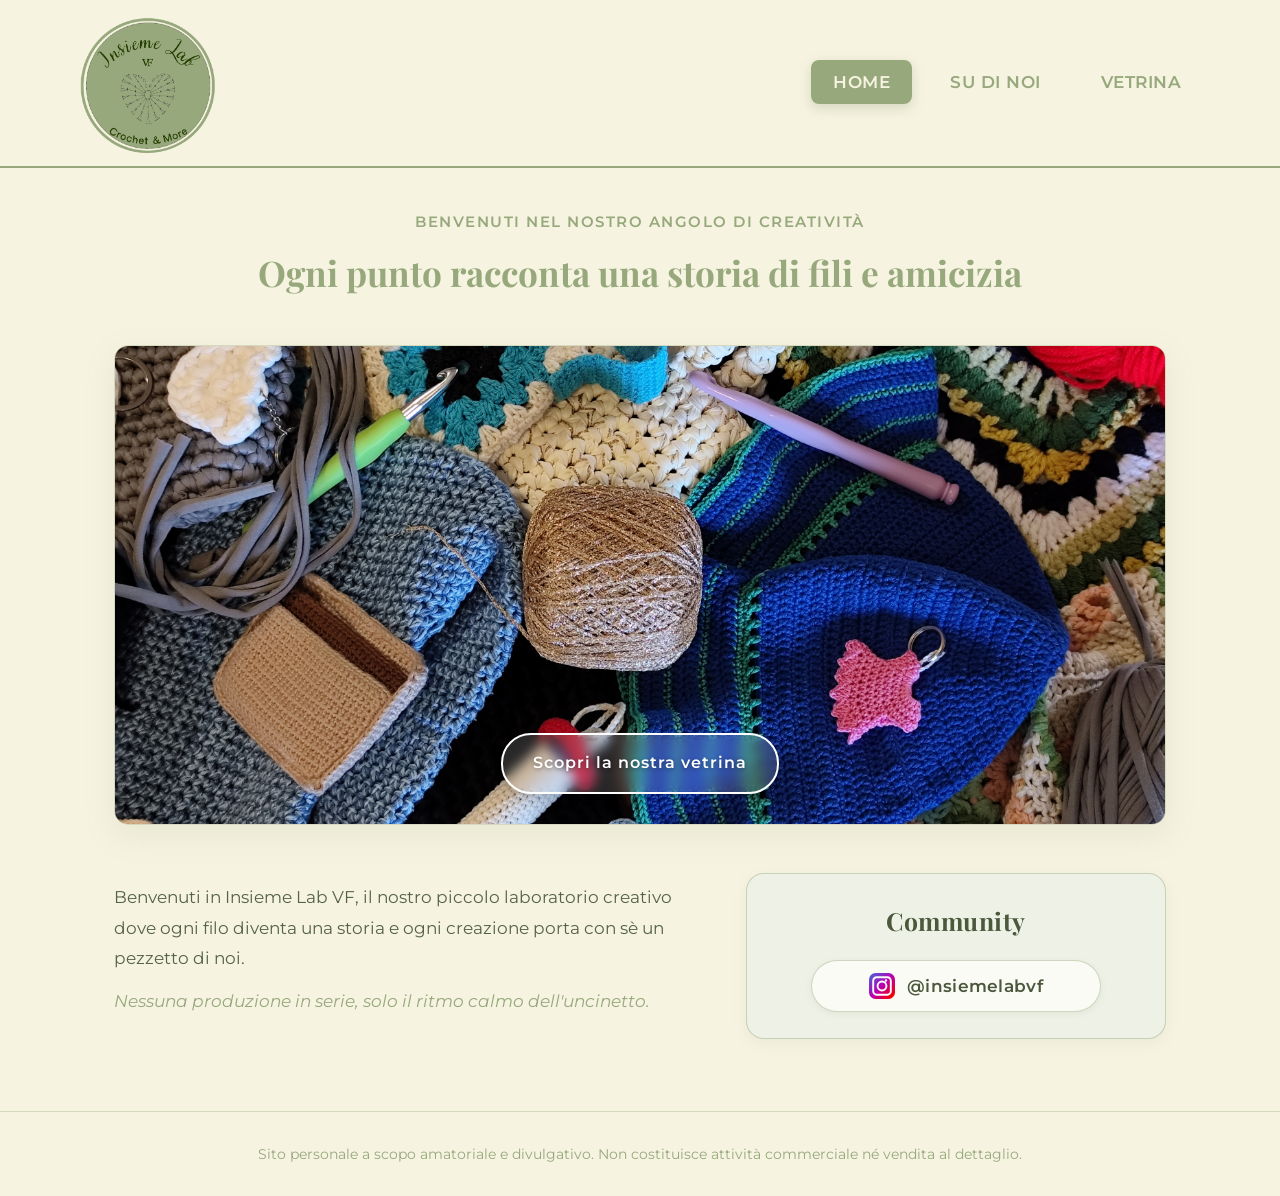
<file: index.html>
<!DOCTYPE html>
<html lang="it">
<head>
  <meta charset="UTF-8">
  <meta name="viewport" content="width=device-width, initial-scale=1.0">
  <title>Insieme Lab VF</title>
  <meta name="google-site-verification" content="9to-0S6_fb2X6qf4V0bSOtL6fDlacixAs5bOjuIcHyg" />
  
  <!-- Tag di descrizione e parole chiave per le ricerche -->
  <meta name="description" content="Insieme Lab VF: creazioni uniche fatte a mano all'uncinetto da Francesca e Valentina. Abbigliamento, borse, oggettistica e accessori bambini.">
  <meta name="keywords" content="Insieme Lab VF, uncinetto, crochet, borse uncinetto, abbigliamento uncinetto, creazioni artigianali">
  <meta name="author" content="Insieme Lab VF">
  
  <link rel="stylesheet" href="style.css">
  <link rel="preconnect" href="https://fonts.googleapis.com">
  <link rel="preconnect" href="https://fonts.gstatic.com" crossorigin>
  <link href="https://fonts.googleapis.com/css2?family=Montserrat:wght@400;500;600;700&family=Playfair+Display:ital,wght@0,500;0,700;1,400&display=swap" rel="stylesheet">
</head>
<body>

  <!-- HEADER -->
  <header class="main-header">
    <div class="logo">
      <a href="index.html">
        <img src="logo.jpeg" alt="Logo Insieme Lab VF" class="logo-img">
      </a>
    </div>
    <nav class="main-nav">
      <ul>
        <li><a href="index.html" class="active">HOME</a></li>
        <li><a href="su-di-noi.html">SU DI NOI</a></li>
        <li><a href="vetrina.html">VETRINA</a></li>
      </ul>
    </nav>
  </header>

  <!-- CONTENUTO PRINCIPALE -->
  <main class="content-wrapper">
    
    <!-- FRASI DI BENVENUTO -->
    <section class="welcome-section">
      <p class="pre-title">Benvenuti nel nostro angolo di creatività</p>
      <h1>Ogni punto racconta una storia di fili e amicizia</h1>
    </section>

    <!-- IMMAGINE HERO CON TASTO -->
    <section class="hero-image-container">
      <img src="hero.jpeg" alt="Creazioni Insieme Lab VF" class="hero-image">
      <a href="vetrina.html" class="hero-btn">Scopri la nostra vetrina</a>
    </section>

    <!-- FASCIA INFERIORE -->
    <section class="story-and-social">
      <div class="story-text">
        <p>
          Benvenuti in Insieme Lab VF, il nostro piccolo laboratorio creativo dove ogni filo diventa una storia e ogni creazione porta con sè un pezzetto di noi.
        </p>
        <p class="story-sub">
          Nessuna produzione in serie, solo il ritmo calmo dell'uncinetto.
        </p>
      </div>

      <!-- BOX COMMUNITY -->
      <aside class="instagram-card">
        <div class="insta-header">
          <h2 class="insta-main-title">Community</h2>
        </div>

        <a href="https://instagram.com/insiemelabvf" target="_blank" rel="noopener noreferrer" class="insta-pill-btn">
          <div class="insta-icon-badge">
            <svg xmlns="http://www.w3.org/2000/svg" width="26" height="26" viewBox="0 0 24 24">
              <defs>
                <linearGradient id="ig-gradient" x1="100%" y1="100%" x2="0%" y2="0%">
                  <stop offset="0%" stop-color="#FFD521"/>
                  <stop offset="10%" stop-color="#F50000"/>
                  <stop offset="50%" stop-color="#B900B4"/>
                  <stop offset="100%" stop-color="#406ADC"/>
                </linearGradient>
              </defs>
              <rect width="24" height="24" rx="6" fill="url(#ig-gradient)"/>
              <path d="M12 7.03a4.97 4.97 0 1 0 0 9.94 4.97 4.97 0 0 0 0-9.94zm0 8.2a3.23 3.23 0 1 1 0-6.46 3.23 3.23 0 0 1 0 6.46zm4.84-8.32a1.16 1.16 0 1 1-2.32 0 1.16 1.16 0 0 1 2.32 0z" fill="#ffffff"/>
              <path d="M16.95 3H7.05C4.81 3 3 4.81 3 7.05v9.9C3 19.19 4.81 21 7.05 21h9.9c2.24 0 4.05-1.81 4.05-4.05V7.05C21 4.81 19.19 3 16.95 3zm2.3 13.95c0 1.27-1.03 2.3-2.3 2.3H7.05c-1.27 0-2.3-1.03-2.3-2.3V7.05c0-1.27 1.03-2.3 2.3-2.3h9.9c1.27 0 2.3 1.03 2.3 2.3v9.9z" fill="#ffffff"/>
            </svg>
          </div>
          <span class="insta-handle-text">@insiemelabvf</span>
        </a>
      </aside>
    </section>

  </main>

  <!-- FOOTER -->
  <footer class="main-footer">
    <p>Sito personale a scopo amatoriale e divulgativo. Non costituisce attività commerciale né vendita al dettaglio.</p>
  </footer>

</body>
</html>
</file>
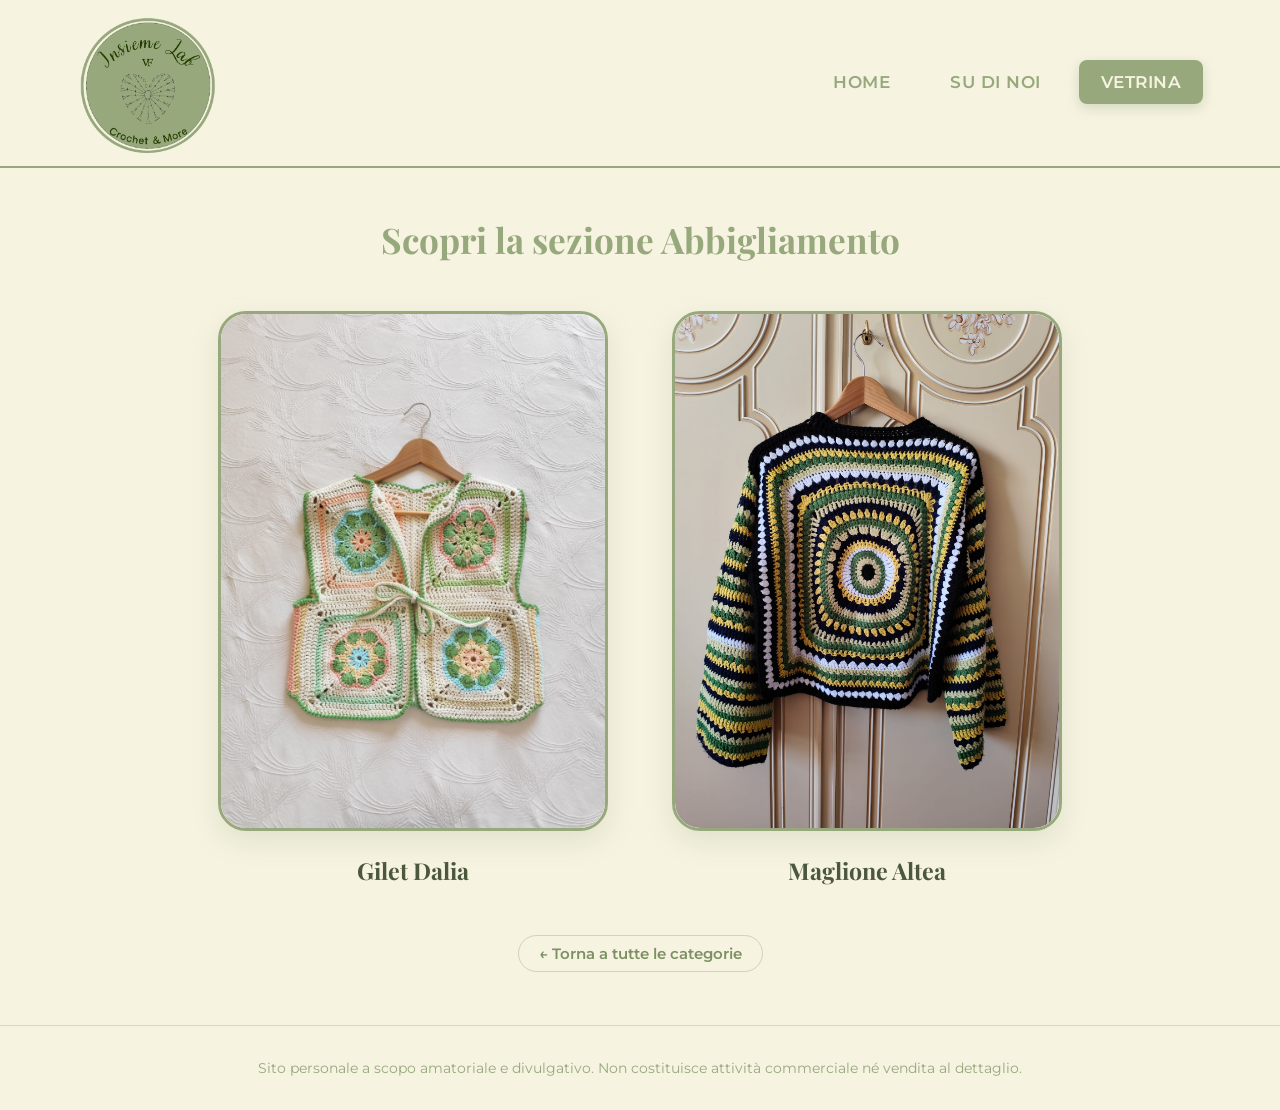
<file: abbigliamento.html>
<!DOCTYPE html>
<html lang="it">
<head>
  <meta charset="UTF-8">
  <meta name="viewport" content="width=device-width, initial-scale=1.0">
  <title>Abbigliamento - Insieme Lab VF</title>
  <link rel="stylesheet" href="style.css">
  <link rel="preconnect" href="https://fonts.googleapis.com">
  <link rel="preconnect" href="https://fonts.gstatic.com" crossorigin>
  <link href="https://fonts.googleapis.com/css2?family=Montserrat:wght@400;500;600;700&family=Playfair+Display:ital,wght@0,500;0,700;1,400&display=swap" rel="stylesheet">
</head>
<body>

  <!-- HEADER -->
  <header class="main-header">
    <div class="logo">
      <a href="index.html">
        <img src="logo.jpeg" alt="Logo Insieme Lab VF" class="logo-img">
      </a>
    </div>
    <nav class="main-nav">
      <ul>
        <li><a href="index.html">HOME</a></li>
        <li><a href="su-di-noi.html">SU DI NOI</a></li>
        <li><a href="vetrina.html" class="active">VETRINA</a></li>
      </ul>
    </nav>
  </header>

  <!-- CONTENUTO PRINCIPALE -->
  <main class="content-wrapper">
    
    <section class="welcome-section">
      <h1>Scopri la sezione Abbigliamento</h1>
    </section>

    <section class="products-grid">

      <!-- 1° PRODOTTO (GILET DALIA) -->
      <div class="product-item" 
           data-folder="capo1" 
           data-count="2" 
           data-video="capo1/video1.mp4"
           data-title="Gilet Dalia"
           data-desc="Gilet a mattonelle con disegno 'fiore africano' perfetto per le mezze stagioni."
           data-filato="Cotone"
           data-lavorazione="Fiore Africano">
        
        <div class="product-card-frame" onclick="openProductGallery(this.parentElement)">
          <img src="capo1/foto1.jpeg" alt="Gilet Dalia" class="product-card-img">
          <div class="product-overlay">
            <span>Guarda i dettagli</span>
          </div>
        </div>
        <h3 class="product-name" onclick="openProductGallery(this.parentElement)">Gilet Dalia</h3>
      </div>

      <!-- 2° PRODOTTO (MAGLIONE ALTEA) -->
      <div class="product-item" 
           data-folder="capo2" 
           data-count="4" 
           data-video=""
           data-title="Maglione Altea"
           data-desc="Maglione realizzato con la tecnica della mattonella con dettaglio dell'occhio centrale. Morbido, caldo e avvolgente: perfetto per le giornate più fredde."
           data-filato="Acrilico"
           data-lavorazione="Mattonella con occhio centrale">
        
        <div class="product-card-frame" onclick="openProductGallery(this.parentElement)">
          <img src="capo2/foto1.jpeg" alt="Maglione Altea" class="product-card-img">
          <div class="product-overlay">
            <span>Guarda i dettagli</span>
          </div>
        </div>
        <h3 class="product-name" onclick="openProductGallery(this.parentElement)">Maglione Altea</h3>
      </div>

    </section>

    <div class="back-link-container">
      <a href="vetrina.html" class="back-link">← Torna a tutte le categorie</a>
    </div>

  </main>

  <!-- POP-UP MODALE DINAMICO (FOTO + VIDEO 3:4) -->
  <div id="product-modal" class="product-modal">
    <div class="modal-backdrop" onclick="closeModal()"></div>
    
    <div class="modal-window">
      <button class="modal-close-btn" onclick="closeModal()">&times;</button>

      <div class="modal-body-layout">
        
        <div class="modal-gallery">
          <div class="carousel-container" id="carousel-slides-box">
            <button class="carousel-nav prev" onclick="changeSlide(-1)">&#10094;</button>
            <button class="carousel-nav next" onclick="changeSlide(1)">&#10095;</button>
          </div>
          <div class="carousel-dots" id="carousel-dots-box"></div>
        </div>

        <div class="modal-details">
          <h2 class="modal-title" id="modal-title-target">Nome Prodotto</h2>

          <div class="modal-description-box">
            <h4>Descrizione:</h4>
            <p id="modal-desc-target">Descrizione...</p>
          </div>

          <div class="modal-specs">
            <div class="spec-row">
              <strong>Filato:</strong> <span id="modal-filato-target">-</span>
            </div>
            <div class="spec-row">
              <strong>Lavorazione:</strong> <span id="modal-lavorazione-target">-</span>
            </div>
          </div>
        </div>

      </div>
    </div>
  </div>

  <!-- FOOTER -->
  <footer class="main-footer">
    <p>Sito personale a scopo amatoriale e divulgativo. Non costituisce attività commerciale né vendita al dettaglio.</p>
  </footer>

  <!-- SCRIPT GALLERIA -->
  <script>
    let currentSlideIndex = 0;
    let totalSlides = 0;

    function openProductGallery(productEl) {
      const folder = productEl.getAttribute('data-folder');
      const count = parseInt(productEl.getAttribute('data-count'), 10) || 1;
      const videoSrc = productEl.getAttribute('data-video');
      
      document.getElementById('modal-title-target').innerText = productEl.getAttribute('data-title') || 'Creazione Artigianale';
      document.getElementById('modal-desc-target').innerText = productEl.getAttribute('data-desc') || '';
      document.getElementById('modal-filato-target').innerText = productEl.getAttribute('data-filato') || '-';
      document.getElementById('modal-lavorazione-target').innerText = productEl.getAttribute('data-lavorazione') || '-';

      const slidesBox = document.getElementById('carousel-slides-box');
      const dotsBox = document.getElementById('carousel-dots-box');

      const oldSlides = slidesBox.querySelectorAll('.carousel-slide');
      oldSlides.forEach(s => s.remove());
      dotsBox.innerHTML = '';

      let slideIndex = 0;

      for (let i = 1; i <= count; i++) {
        const slide = document.createElement('div');
        slide.className = `carousel-slide ${slideIndex === 0 ? 'active' : ''}`;
        slide.innerHTML = `<img src="${folder}/foto${i}.jpeg" alt="Foto ${i}">`;
        slidesBox.appendChild(slide);

        const currentIdx = slideIndex;
        const dot = document.createElement('span');
        dot.className = `dot ${currentIdx === 0 ? 'active' : ''}`;
        dot.setAttribute('onclick', `goToSlide(${currentIdx})`);
        dotsBox.appendChild(dot);

        slideIndex++;
      }

      if (videoSrc && videoSrc.trim() !== '') {
        const slideVideo = document.createElement('div');
        slideVideo.className = `carousel-slide ${slideIndex === 0 ? 'active' : ''}`;
        slideVideo.innerHTML = `
          <video controls playsinline class="modal-video-player">
            <source src="${videoSrc}" type="video/mp4">
            Il tuo browser non supporta la riproduzione video.
          </video>`;
        slidesBox.appendChild(slideVideo);

        const currentIdx = slideIndex;
        const dot = document.createElement('span');
        dot.className = `dot ${currentIdx === 0 ? 'active' : ''}`;
        dot.setAttribute('onclick', `goToSlide(${currentIdx})`);
        dotsBox.appendChild(dot);

        slideIndex++;
      }

      totalSlides = slideIndex;
      currentSlideIndex = 0;

      const navBtns = slidesBox.querySelectorAll('.carousel-nav');
      if (totalSlides <= 1) {
        navBtns.forEach(b => b.style.display = 'none');
        dotsBox.style.display = 'none';
      } else {
        navBtns.forEach(b => b.style.display = 'flex');
        dotsBox.style.display = 'flex';
      }

      document.getElementById('product-modal').classList.add('open');
      document.body.style.overflow = 'hidden';
    }

    function closeModal() {
      document.querySelectorAll('#carousel-slides-box video').forEach(v => v.pause());
      document.getElementById('product-modal').classList.remove('open');
      document.body.style.overflow = '';
    }

    function changeSlide(direction) {
      goToSlide(currentSlideIndex + direction);
    }

    function goToSlide(targetIndex) {
      document.querySelectorAll('#carousel-slides-box video').forEach(v => v.pause());

      if (targetIndex >= totalSlides) targetIndex = 0;
      if (targetIndex < 0) targetIndex = totalSlides - 1;

      currentSlideIndex = targetIndex;

      const slides = document.querySelectorAll('#carousel-slides-box .carousel-slide');
      const dots = document.querySelectorAll('#carousel-dots-box .dot');

      slides.forEach((s, idx) => s.classList.toggle('active', idx === currentSlideIndex));
      dots.forEach((d, idx) => d.classList.toggle('active', idx === currentSlideIndex));
    }

    document.addEventListener('keydown', function(e) {
      if (e.key === 'Escape') closeModal();
    });
  </script>

</body>
</html>
</file>
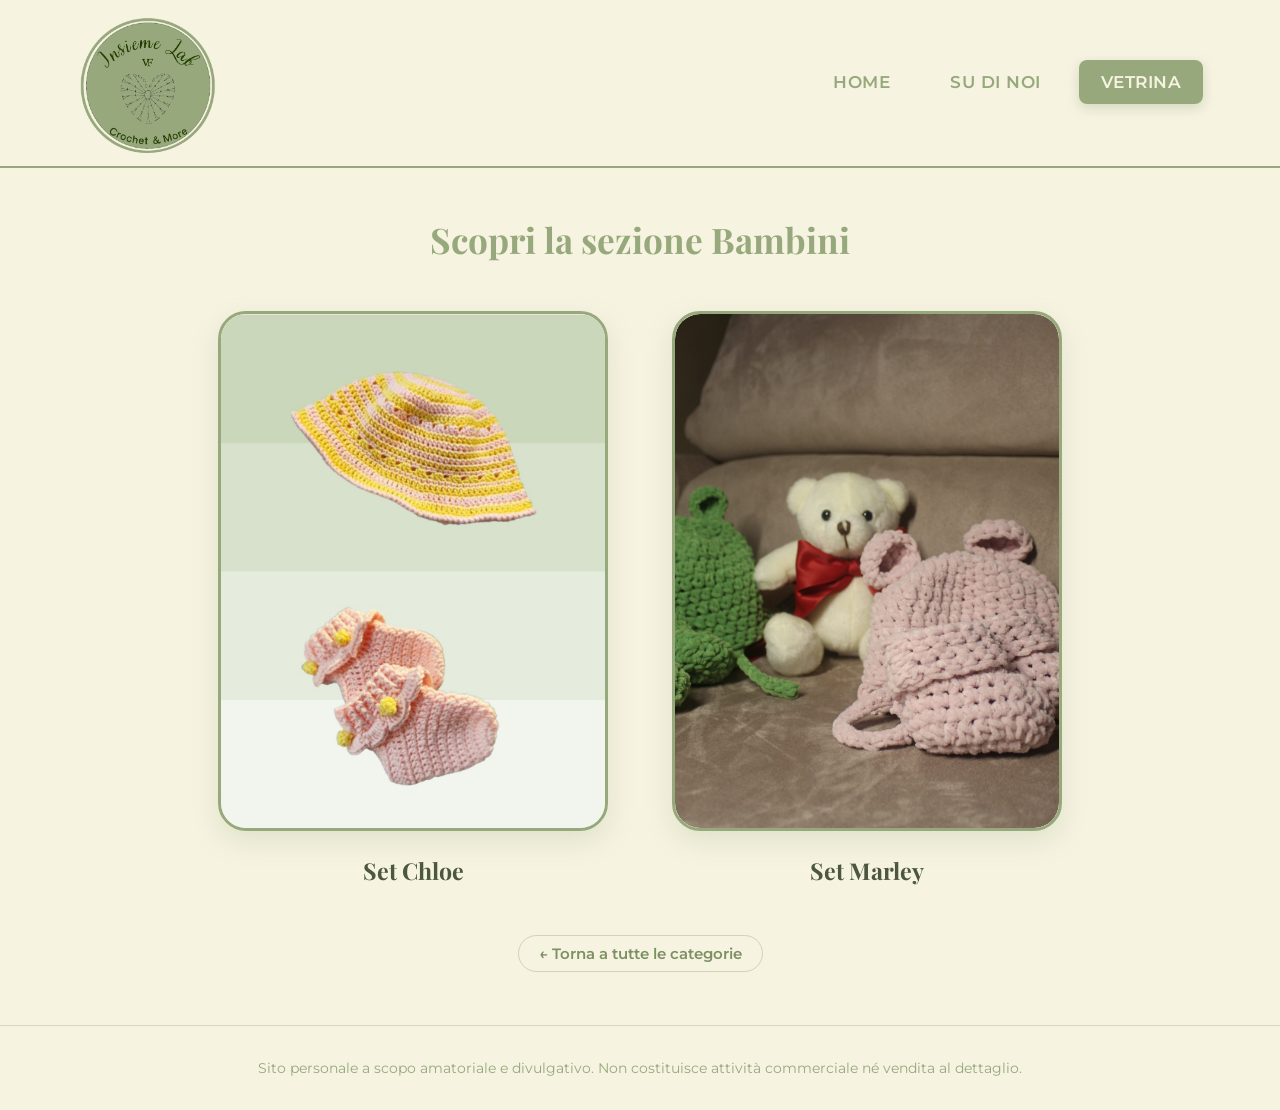
<file: bambini.html>
<!DOCTYPE html>
<html lang="it">
<head>
  <meta charset="UTF-8">
  <meta name="viewport" content="width=device-width, initial-scale=1.0">
  <title>Bambini - Insieme Lab VF</title>
  <link rel="stylesheet" href="style.css">
  <link rel="preconnect" href="https://fonts.googleapis.com">
  <link rel="preconnect" href="https://fonts.gstatic.com" crossorigin>
  <link href="https://fonts.googleapis.com/css2?family=Montserrat:wght@400;500;600;700&family=Playfair+Display:ital,wght@0,500;0,700;1,400&display=swap" rel="stylesheet">
</head>
<body>

  <!-- HEADER -->
  <header class="main-header">
    <div class="logo">
      <a href="index.html">
        <img src="logo.jpeg" alt="Logo Insieme Lab VF" class="logo-img">
      </a>
    </div>
    <nav class="main-nav">
      <ul>
        <li><a href="index.html">HOME</a></li>
        <li><a href="su-di-noi.html">SU DI NOI</a></li>
        <li><a href="vetrina.html" class="active">VETRINA</a></li>
      </ul>
    </nav>
  </header>

  <!-- CONTENUTO PRINCIPALE -->
  <main class="content-wrapper">
    
    <section class="welcome-section">
      <h1>Scopri la sezione Bambini</h1>
    </section>

    <section class="products-grid">

      <!-- 1° PRODOTTO -->
      <div class="product-item" 
           data-folder="bambini1" 
           data-count="3" 
           data-video=""
           data-title="Set Chloe"
           data-desc="Set cappellino e calzini 1-3 mesi, realizzabile in qualsiasi misura."
           data-filato="Cotone 100% ipoallergenico"
           data-lavorazione="Punto basso e decorazione con ventagli">
        
        <div class="product-card-frame" onclick="openProductGallery(this.parentElement)">
          <img src="bambini1/foto1.jpeg" alt="Set Cappellino e Calzini" class="product-card-img" onerror="this.style.display='none'">
          <div class="product-overlay">
            <span>Guarda i dettagli</span>
          </div>
        </div>
        <h3 class="product-name" onclick="openProductGallery(this.parentElement)">Set Chloe</h3>
      </div>

      <!-- 2° PRODOTTO -->
      <div class="product-item" 
           data-folder="bambini2" 
           data-count="4" 
           data-video=""
           data-title="Set Marley"
           data-desc="Set per neonato composto da un cappellino con orecchiette da orsetto e lacci per tenerlo fermo e da un paio di calzini coordinati morbidi e flessibili."
           data-filato="Ciniglia Baby Puff ipoallergenico"
           data-lavorazione="Punto basso e punto mezzo alto">
        
        <div class="product-card-frame" onclick="openProductGallery(this.parentElement)">
          <img src="bambini2/foto1.jpeg" alt="Set Marley" class="product-card-img" onerror="this.style.display='none'">
          <div class="product-overlay">
            <span>Guarda i dettagli</span>
          </div>
        </div>
        <h3 class="product-name" onclick="openProductGallery(this.parentElement)">Set Marley</h3>
      </div>

    </section>

    <div class="back-link-container">
      <a href="vetrina.html" class="back-link">← Torna a tutte le categorie</a>
    </div>

  </main>

  <!-- POP-UP MODALE DINAMICO -->
  <div id="product-modal" class="product-modal">
    <div class="modal-backdrop" onclick="closeModal()"></div>
    
    <div class="modal-window">
      <button class="modal-close-btn" onclick="closeModal()">&times;</button>

      <div class="modal-body-layout">
        
        <div class="modal-gallery">
          <div class="carousel-container" id="carousel-slides-box">
            <button class="carousel-nav prev" onclick="changeSlide(-1)">&#10094;</button>
            <button class="carousel-nav next" onclick="changeSlide(1)">&#10095;</button>
          </div>
          <div class="carousel-dots" id="carousel-dots-box"></div>
        </div>

        <div class="modal-details">
          <h2 class="modal-title" id="modal-title-target">Nome Prodotto</h2>

          <div class="modal-description-box">
            <h4>Descrizione:</h4>
            <p id="modal-desc-target">Descrizione...</p>
          </div>

          <div class="modal-specs">
            <div class="spec-row">
              <strong>Filato:</strong> <span id="modal-filato-target">-</span>
            </div>
            <div class="spec-row">
              <strong>Lavorazione:</strong> <span id="modal-lavorazione-target">-</span>
            </div>
          </div>
        </div>

      </div>
    </div>
  </div>

  <!-- FOOTER -->
  <footer class="main-footer">
    <p>Sito personale a scopo amatoriale e divulgativo. Non costituisce attività commerciale né vendita al dettaglio.</p>
  </footer>

  <!-- SCRIPT GALLERIA -->
  <script>
    let currentSlideIndex = 0;
    let totalSlides = 0;

    function openProductGallery(productEl) {
      const folder = productEl.getAttribute('data-folder');
      const count = parseInt(productEl.getAttribute('data-count'), 10) || 1;
      const videoSrc = productEl.getAttribute('data-video');
      
      document.getElementById('modal-title-target').innerText = productEl.getAttribute('data-title') || 'Creazione Artigianale';
      document.getElementById('modal-desc-target').innerText = productEl.getAttribute('data-desc') || '';
      document.getElementById('modal-filato-target').innerText = productEl.getAttribute('data-filato') || '-';
      document.getElementById('modal-lavorazione-target').innerText = productEl.getAttribute('data-lavorazione') || '-';

      const slidesBox = document.getElementById('carousel-slides-box');
      const dotsBox = document.getElementById('carousel-dots-box');

      const oldSlides = slidesBox.querySelectorAll('.carousel-slide');
      oldSlides.forEach(s => s.remove());
      dotsBox.innerHTML = '';

      let slideIndex = 0;

      for (let i = 1; i <= count; i++) {
        const slide = document.createElement('div');
        slide.className = `carousel-slide ${slideIndex === 0 ? 'active' : ''}`;
        slide.innerHTML = `<img src="${folder}/foto${i}.jpeg" alt="Foto ${i}">`;
        slidesBox.appendChild(slide);

        const currentIdx = slideIndex;
        const dot = document.createElement('span');
        dot.className = `dot ${currentIdx === 0 ? 'active' : ''}`;
        dot.setAttribute('onclick', `goToSlide(${currentIdx})`);
        dotsBox.appendChild(dot);

        slideIndex++;
      }

      if (videoSrc && videoSrc.trim() !== '') {
        const slideVideo = document.createElement('div');
        slideVideo.className = `carousel-slide ${slideIndex === 0 ? 'active' : ''}`;
        slideVideo.innerHTML = `
          <video controls playsinline class="modal-video-player">
            <source src="${videoSrc}" type="video/mp4">
            Il tuo browser non supporta la riproduzione video.
          </video>`;
        slidesBox.appendChild(slideVideo);

        const currentIdx = slideIndex;
        const dot = document.createElement('span');
        dot.className = `dot ${currentIdx === 0 ? 'active' : ''}`;
        dot.setAttribute('onclick', `goToSlide(${currentIdx})`);
        dotsBox.appendChild(dot);

        slideIndex++;
      }

      totalSlides = slideIndex;
      currentSlideIndex = 0;

      const navBtns = slidesBox.querySelectorAll('.carousel-nav');
      if (totalSlides <= 1) {
        navBtns.forEach(b => b.style.display = 'none');
        dotsBox.style.display = 'none';
      } else {
        navBtns.forEach(b => b.style.display = 'flex');
        dotsBox.style.display = 'flex';
      }

      document.getElementById('product-modal').classList.add('open');
      document.body.style.overflow = 'hidden';
    }

    function closeModal() {
      document.querySelectorAll('#carousel-slides-box video').forEach(v => v.pause());
      document.getElementById('product-modal').classList.remove('open');
      document.body.style.overflow = '';
    }

    function changeSlide(direction) {
      goToSlide(currentSlideIndex + direction);
    }

    function goToSlide(targetIndex) {
      document.querySelectorAll('#carousel-slides-box video').forEach(v => v.pause());

      if (targetIndex >= totalSlides) targetIndex = 0;
      if (targetIndex < 0) targetIndex = totalSlides - 1;

      currentSlideIndex = targetIndex;

      const slides = document.querySelectorAll('#carousel-slides-box .carousel-slide');
      const dots = document.querySelectorAll('#carousel-dots-box .dot');

      slides.forEach((s, idx) => s.classList.toggle('active', idx === currentSlideIndex));
      dots.forEach((d, idx) => d.classList.toggle('active', idx === currentSlideIndex));
    }

    document.addEventListener('keydown', function(e) {
      if (e.key === 'Escape') closeModal();
    });
  </script>

</body>
</html>
</file>
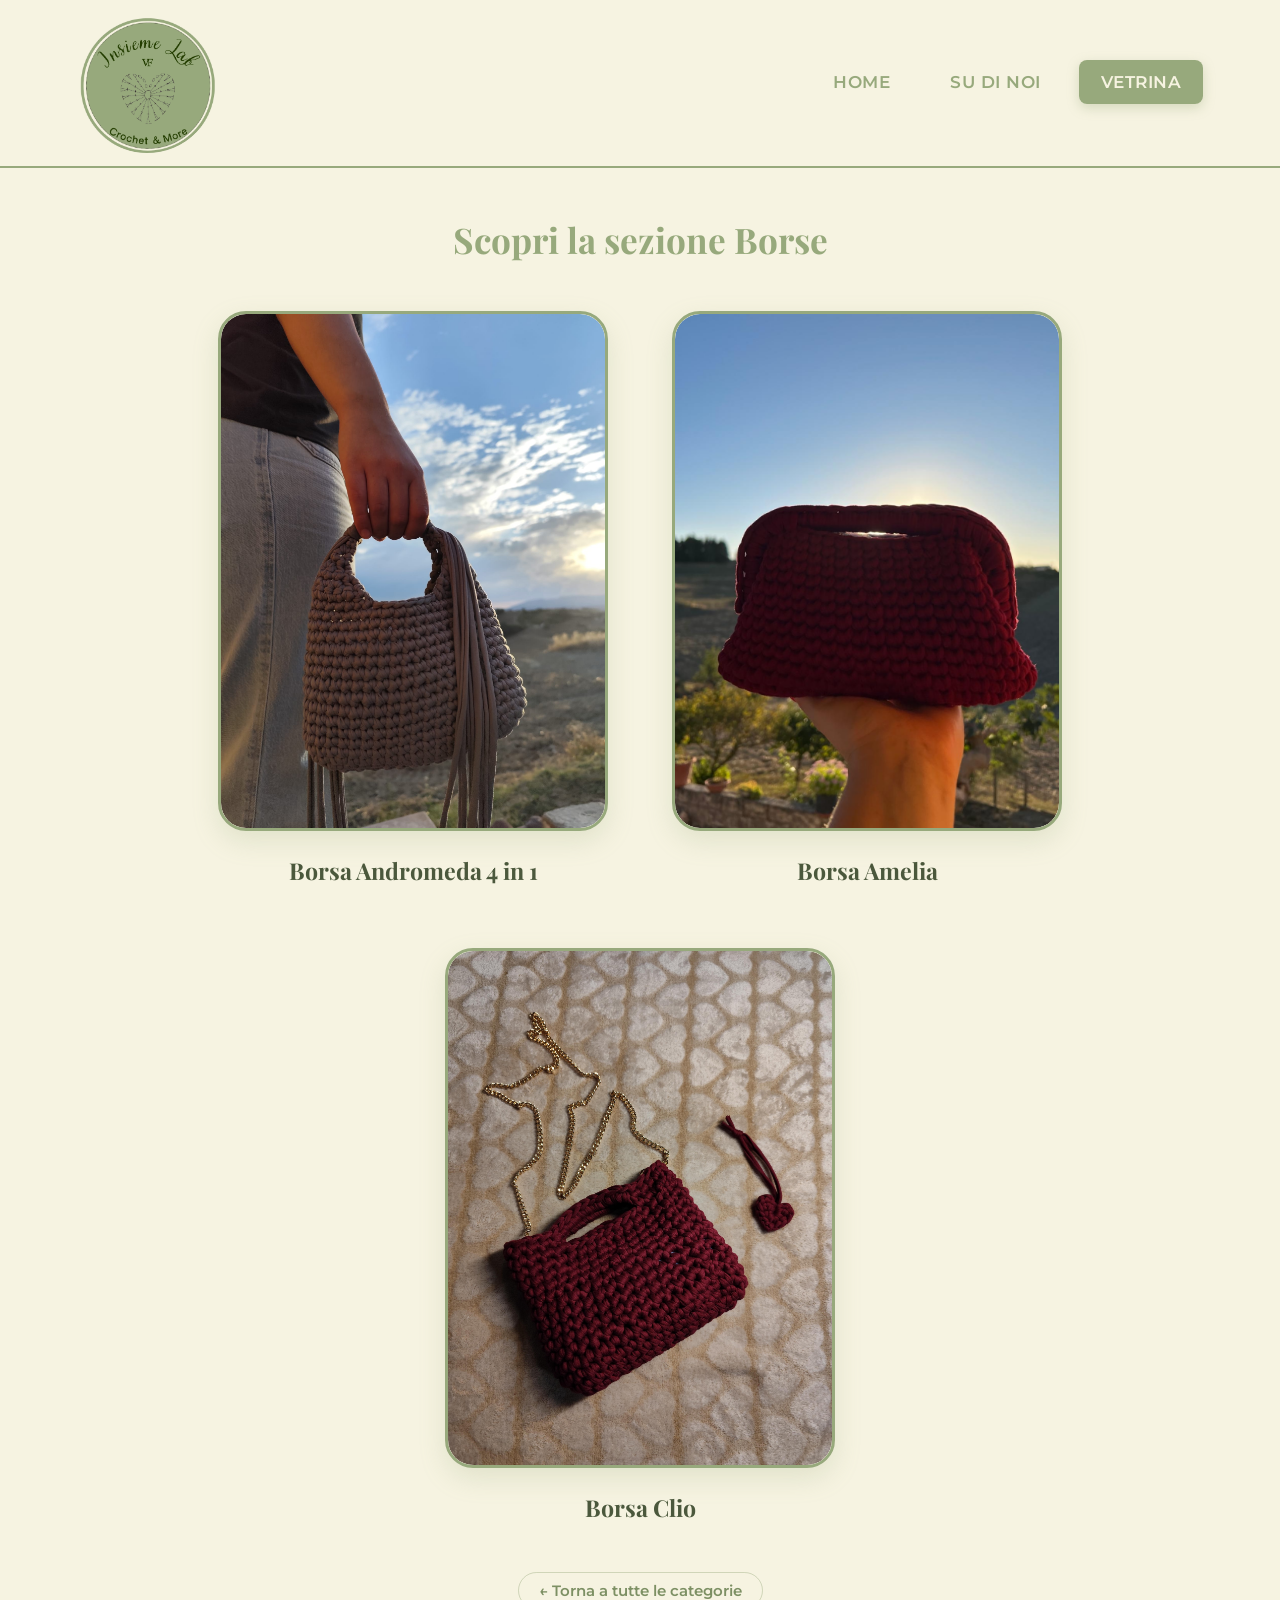
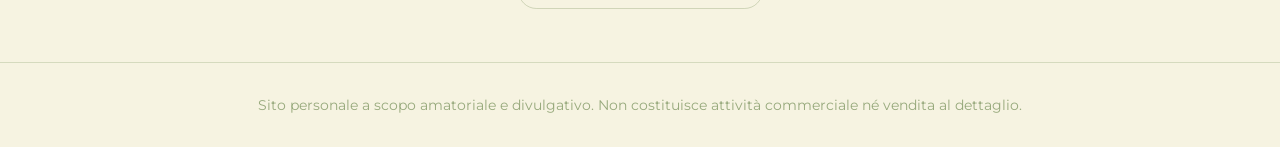
<file: borse.html>
<!DOCTYPE html>
<html lang="it">
<head>
  <meta charset="UTF-8">
  <meta name="viewport" content="width=device-width, initial-scale=1.0">
  <title>Borse - Insieme Lab VF</title>
  <link rel="stylesheet" href="style.css">
  <link rel="preconnect" href="https://fonts.googleapis.com">
  <link rel="preconnect" href="https://fonts.gstatic.com" crossorigin>
  <link href="https://fonts.googleapis.com/css2?family=Montserrat:wght@400;500;600;700&family=Playfair+Display:ital,wght@0,500;0,700;1,400&display=swap" rel="stylesheet">
</head>
<body>

  <!-- HEADER -->
  <header class="main-header">
    <div class="logo">
      <a href="index.html">
        <img src="logo.jpeg" alt="Logo Insieme Lab VF" class="logo-img">
      </a>
    </div>
    <nav class="main-nav">
      <ul>
        <li><a href="index.html">HOME</a></li>
        <li><a href="su-di-noi.html">SU DI NOI</a></li>
        <li><a href="vetrina.html" class="active">VETRINA</a></li>
      </ul>
    </nav>
  </header>

  <!-- CONTENUTO PRINCIPALE -->
  <main class="content-wrapper">
    
    <section class="welcome-section">
      <h1>Scopri la sezione Borse</h1>
    </section>

    <section class="products-grid">

      <!-- 1° PRODOTTO (BORSA ANDROMEDA) -->
      <div class="product-item" 
           data-folder="borse1" 
           data-count="5" 
           data-video=""
           data-title="Borsa Andromeda 4 in 1"
           data-desc="Borsa indossabile in quattro versioni diverse regolando il manico."
           data-filato="Fettuccia"
           data-lavorazione="Punto basso"
           data-dimensioni="15x22cm">
        
        <div class="product-card-frame" onclick="openProductGallery(this.parentElement)">
          <img src="borse1/foto1.jpeg" alt="Borsa Andromeda" class="product-card-img" onerror="this.style.display='none'">
          <div class="product-overlay">
            <span>Guarda i dettagli</span>
          </div>
        </div>
        <h3 class="product-name" onclick="openProductGallery(this.parentElement)">Borsa Andromeda 4 in 1</h3>
      </div>

      <!-- 2° PRODOTTO (BORSA AMELIA) -->
      <div class="product-item" 
           data-folder="borse2" 
           data-count="3" 
           data-video="borse2/video1.mp4"
           data-title="Borsa Amelia"
           data-desc="Borsa clutch con chiusura metallica clic-clac ideale da portare elegantemente a mano."
           data-filato="Fettuccia"
           data-lavorazione="Punto basso centrato"
           data-dimensioni="Chiusura metallica clic-clac da 20cm">
        
        <div class="product-card-frame" onclick="openProductGallery(this.parentElement)">
          <img src="borse2/foto1.jpeg" alt="Borsa Amelia" class="product-card-img" onerror="this.style.display='none'">
          <div class="product-overlay">
            <span>Guarda i dettagli</span>
          </div>
        </div>
        <h3 class="product-name" onclick="openProductGallery(this.parentElement)">Borsa Amelia</h3>
      </div>

      <!-- 3° PRODOTTO (BORSA CLIO) -->
      <div class="product-item" 
           data-folder="borse3" 
           data-count="3" 
           data-video=""
           data-title="Borsa Clio"
           data-desc="Borsa in fettuccia con trama morbida in punto basso. Grazie alle sue dimensioni è perfetta sia da portare tutti i giorni sia per un'occasione speciale."
           data-filato="Fettuccia"
           data-lavorazione="Punto basso"
           data-dimensioni="Piccola/Media">
        
        <div class="product-card-frame" onclick="openProductGallery(this.parentElement)">
          <img src="borse3/foto1.jpeg" alt="Borsa Clio" class="product-card-img" onerror="this.style.display='none'">
          <div class="product-overlay">
            <span>Guarda i dettagli</span>
          </div>
        </div>
        <h3 class="product-name" onclick="openProductGallery(this.parentElement)">Borsa Clio</h3>
      </div>

    </section>

    <div class="back-link-container">
      <a href="vetrina.html" class="back-link">← Torna a tutte le categorie</a>
    </div>

  </main>

  <!-- POP-UP MODALE DINAMICO -->
  <div id="product-modal" class="product-modal">
    <div class="modal-backdrop" onclick="closeModal()"></div>
    
    <div class="modal-window">
      <button class="modal-close-btn" onclick="closeModal()">&times;</button>

      <div class="modal-body-layout">
        
        <div class="modal-gallery">
          <div class="carousel-container" id="carousel-slides-box">
            <button class="carousel-nav prev" onclick="changeSlide(-1)">&#10094;</button>
            <button class="carousel-nav next" onclick="changeSlide(1)">&#10095;</button>
          </div>
          <div class="carousel-dots" id="carousel-dots-box"></div>
        </div>

        <div class="modal-details">
          <h2 class="modal-title" id="modal-title-target">Nome Prodotto</h2>

          <div class="modal-description-box">
            <h4>Descrizione:</h4>
            <p id="modal-desc-target">Descrizione...</p>
          </div>

          <div class="modal-specs">
            <div class="spec-row">
              <strong>Filato:</strong> <span id="modal-filato-target">-</span>
            </div>
            <div class="spec-row">
              <strong>Lavorazione:</strong> <span id="modal-lavorazione-target">-</span>
            </div>
            <div class="spec-row">
              <strong>Dimensioni:</strong> <span id="modal-dimensioni-target">-</span>
            </div>
          </div>
        </div>

      </div>
    </div>
  </div>

  <!-- FOOTER -->
  <footer class="main-footer">
    <p>Sito personale a scopo amatoriale e divulgativo. Non costituisce attività commerciale né vendita al dettaglio.</p>
  </footer>

  <!-- SCRIPT GALLERIA -->
  <script>
    let currentSlideIndex = 0;
    let totalSlides = 0;

    function openProductGallery(productEl) {
      const folder = productEl.getAttribute('data-folder');
      const count = parseInt(productEl.getAttribute('data-count'), 10) || 1;
      const videoSrc = productEl.getAttribute('data-video');
      
      document.getElementById('modal-title-target').innerText = productEl.getAttribute('data-title') || 'Creazione Artigianale';
      document.getElementById('modal-desc-target').innerText = productEl.getAttribute('data-desc') || '';
      document.getElementById('modal-filato-target').innerText = productEl.getAttribute('data-filato') || '-';
      document.getElementById('modal-lavorazione-target').innerText = productEl.getAttribute('data-lavorazione') || '-';
      document.getElementById('modal-dimensioni-target').innerText = productEl.getAttribute('data-dimensioni') || '-';

      const slidesBox = document.getElementById('carousel-slides-box');
      const dotsBox = document.getElementById('carousel-dots-box');

      const oldSlides = slidesBox.querySelectorAll('.carousel-slide');
      oldSlides.forEach(s => s.remove());
      dotsBox.innerHTML = '';

      let slideIndex = 0;

      for (let i = 1; i <= count; i++) {
        const slide = document.createElement('div');
        slide.className = `carousel-slide ${slideIndex === 0 ? 'active' : ''}`;
        slide.innerHTML = `<img src="${folder}/foto${i}.jpeg" alt="Foto ${i}">`;
        slidesBox.appendChild(slide);

        const currentIdx = slideIndex;
        const dot = document.createElement('span');
        dot.className = `dot ${currentIdx === 0 ? 'active' : ''}`;
        dot.setAttribute('onclick', `goToSlide(${currentIdx})`);
        dotsBox.appendChild(dot);

        slideIndex++;
      }

      if (videoSrc && videoSrc.trim() !== '') {
        const slideVideo = document.createElement('div');
        slideVideo.className = `carousel-slide ${slideIndex === 0 ? 'active' : ''}`;
        slideVideo.innerHTML = `
          <video controls playsinline class="modal-video-player">
            <source src="${videoSrc}" type="video/mp4">
            Il tuo browser non supporta la riproduzione video.
          </video>`;
        slidesBox.appendChild(slideVideo);

        const currentIdx = slideIndex;
        const dot = document.createElement('span');
        dot.className = `dot ${currentIdx === 0 ? 'active' : ''}`;
        dot.setAttribute('onclick', `goToSlide(${currentIdx})`);
        dotsBox.appendChild(dot);

        slideIndex++;
      }

      totalSlides = slideIndex;
      currentSlideIndex = 0;

      const navBtns = slidesBox.querySelectorAll('.carousel-nav');
      if (totalSlides <= 1) {
        navBtns.forEach(b => b.style.display = 'none');
        dotsBox.style.display = 'none';
      } else {
        navBtns.forEach(b => b.style.display = 'flex');
        dotsBox.style.display = 'flex';
      }

      document.getElementById('product-modal').classList.add('open');
      document.body.style.overflow = 'hidden';
    }

    function closeModal() {
      document.querySelectorAll('#carousel-slides-box video').forEach(v => v.pause());
      document.getElementById('product-modal').classList.remove('open');
      document.body.style.overflow = '';
    }

    function changeSlide(direction) {
      goToSlide(currentSlideIndex + direction);
    }

    function goToSlide(targetIndex) {
      document.querySelectorAll('#carousel-slides-box video').forEach(v => v.pause());

      if (targetIndex >= totalSlides) targetIndex = 0;
      if (targetIndex < 0) targetIndex = totalSlides - 1;

      currentSlideIndex = targetIndex;

      const slides = document.querySelectorAll('#carousel-slides-box .carousel-slide');
      const dots = document.querySelectorAll('#carousel-dots-box .dot');

      slides.forEach((s, idx) => s.classList.toggle('active', idx === currentSlideIndex));
      dots.forEach((d, idx) => d.classList.toggle('active', idx === currentSlideIndex));
    }

    document.addEventListener('keydown', function(e) {
      if (e.key === 'Escape') closeModal();
    });
  </script>

</body>
</html>
</file>
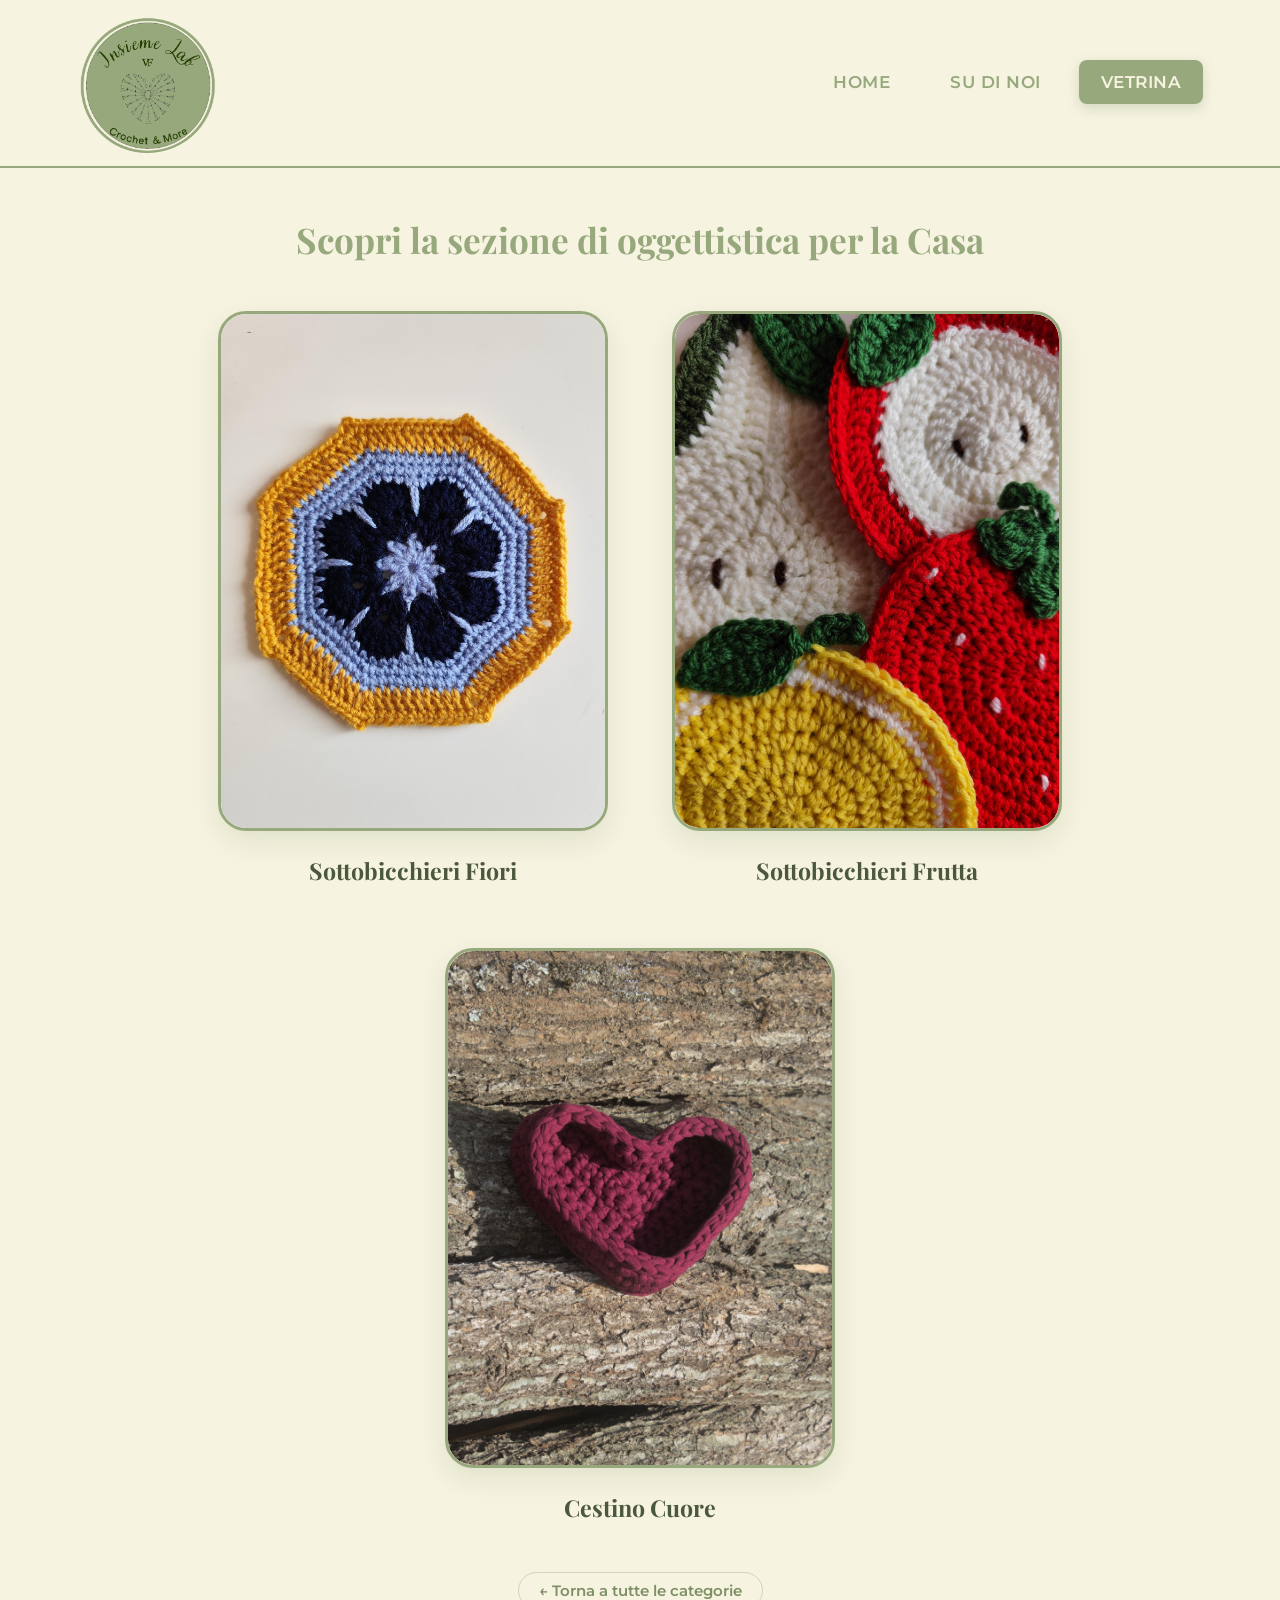
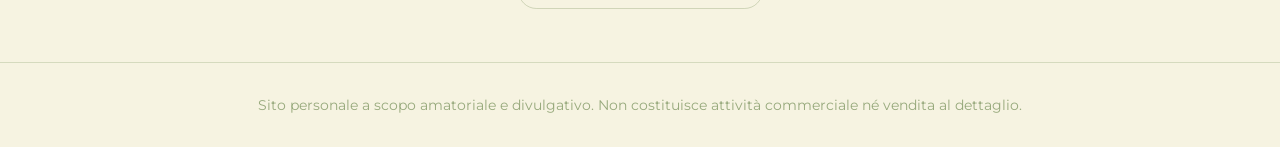
<file: casa.html>
<!DOCTYPE html>
<html lang="it">
<head>
  <meta charset="UTF-8">
  <meta name="viewport" content="width=device-width, initial-scale=1.0">
  <title>Casa - Insieme Lab VF</title>
  <link rel="stylesheet" href="style.css">
  <link rel="preconnect" href="https://fonts.googleapis.com">
  <link rel="preconnect" href="https://fonts.gstatic.com" crossorigin>
  <link href="https://fonts.googleapis.com/css2?family=Montserrat:wght@400;500;600;700&family=Playfair+Display:ital,wght@0,500;0,700;1,400&display=swap" rel="stylesheet">
</head>
<body>

  <!-- HEADER -->
  <header class="main-header">
    <div class="logo">
      <a href="index.html">
        <img src="logo.jpeg" alt="Logo Insieme Lab VF" class="logo-img">
      </a>
    </div>
    <nav class="main-nav">
      <ul>
        <li><a href="index.html">HOME</a></li>
        <li><a href="su-di-noi.html">SU DI NOI</a></li>
        <li><a href="vetrina.html" class="active">VETRINA</a></li>
      </ul>
    </nav>
  </header>

  <!-- CONTENUTO PRINCIPALE -->
  <main class="content-wrapper">
    
    <section class="welcome-section">
      <h1>Scopri la sezione di oggettistica per la Casa</h1>
    </section>

    <section class="products-grid">

      <!-- 1° PRODOTTO (SOTTOBICCHIERI FIORI) -->
      <div class="product-item" 
           data-folder="casa1" 
           data-count="2" 
           data-video=""
           data-title="Sottobicchieri Fiori"
           data-desc="Sottobicchieri a tema Fiori. In forma ottagonale con il fiore africano e in forma quadrata con il girasole. Utilizzabili come sottobicchieri per addobbare la
           tavola oppure come sottotazza."
           data-filato="Acrilico"
           data-lavorazione="Fiore Africano, Girasole">
        
        <div class="product-card-frame" onclick="openProductGallery(this.parentElement)">
          <img src="casa1/foto2.jpeg" alt="Sottobicchieri Fiori" class="product-card-img">
          <div class="product-overlay">
            <span>Guarda i dettagli</span>
          </div>
        </div>
        <h3 class="product-name" onclick="openProductGallery(this.parentElement)">Sottobicchieri Fiori</h3>
      </div>

      <!-- 2° PRODOTTO (SOTTOBICCHIERI FRUTTA) -->
      <div class="product-item" 
           data-folder="casa2" 
           data-count="5" 
           data-video=""
           data-title="Sottobicchieri Frutta"
           data-desc="Sottobicchieri a tema Frutta: limone, fragola, mela, pera. Utilizzabili come sottobicchieri per addobbare la tavola oppure come sottotazza."
           data-filato="Acrilico"
           data-lavorazione="Fiore Africano, Girasole">
        
        <div class="product-card-frame" onclick="openProductGallery(this.parentElement)">
          <img src="casa2/foto1.jpeg" alt="Sottobicchieri Frutta" class="product-card-img">
          <div class="product-overlay">
            <span>Guarda i dettagli</span>
          </div>
        </div>
        <h3 class="product-name" onclick="openProductGallery(this.parentElement)">Sottobicchieri Frutta</h3>
      </div>

      <!-- 3° PRODOTTO (CESTINO CUORE) -->
      <div class="product-item" 
           data-folder="casa3" 
           data-count="4" 
           data-video="casa3/video1.mp4"
           data-title="Cestino Cuore"
           data-desc="Cestino portaoggetti dalla romantica forma a cuore, ideale per organizzare piccoli oggetti, custodire accessori, cosmetici o bijoux, oppure per decorare con stile la vostra casa."
           data-filato="Fettuccia Lycra"
           data-lavorazione="Punto basso">
        
        <div class="product-card-frame" onclick="openProductGallery(this.parentElement)">
          <img src="casa3/foto1.jpeg" alt="Cestino Cuore" class="product-card-img">
          <div class="product-overlay">
            <span>Guarda i dettagli</span>
          </div>
        </div>
        <h3 class="product-name" onclick="openProductGallery(this.parentElement)">Cestino Cuore</h3>
      </div>

    </section>

    <div class="back-link-container">
      <a href="vetrina.html" class="back-link">← Torna a tutte le categorie</a>
    </div>

  </main>

  <!-- POP-UP MODALE DINAMICO (FOTO + VIDEO 3:4) -->
  <div id="product-modal" class="product-modal">
    <div class="modal-backdrop" onclick="closeModal()"></div>
    
    <div class="modal-window">
      <button class="modal-close-btn" onclick="closeModal()">&times;</button>

      <div class="modal-body-layout">
        
        <div class="modal-gallery">
          <div class="carousel-container" id="carousel-slides-box">
            <button class="carousel-nav prev" onclick="changeSlide(-1)">&#10094;</button>
            <button class="carousel-nav next" onclick="changeSlide(1)">&#10095;</button>
          </div>
          <div class="carousel-dots" id="carousel-dots-box"></div>
        </div>

        <div class="modal-details">
          <h2 class="modal-title" id="modal-title-target">Nome Prodotto</h2>

          <div class="modal-description-box">
            <h4>Descrizione:</h4>
            <p id="modal-desc-target">Descrizione...</p>
          </div>

          <div class="modal-specs">
            <div class="spec-row">
              <strong>Filato:</strong> <span id="modal-filato-target">-</span>
            </div>
            <div class="spec-row">
              <strong>Lavorazione:</strong> <span id="modal-lavorazione-target">-</span>
            </div>
          </div>
        </div>

      </div>
    </div>
  </div>

  <!-- FOOTER -->
  <footer class="main-footer">
    <p>Sito personale a scopo amatoriale e divulgativo. Non costituisce attività commerciale né vendita al dettaglio.</p>
  </footer>

  <!-- SCRIPT GALLERIA -->
  <script>
    let currentSlideIndex = 0;
    let totalSlides = 0;

    function openProductGallery(productEl) {
      const folder = productEl.getAttribute('data-folder');
      const count = parseInt(productEl.getAttribute('data-count'), 10) || 1;
      const videoSrc = productEl.getAttribute('data-video');
      
      document.getElementById('modal-title-target').innerText = productEl.getAttribute('data-title') || 'Creazione Artigianale';
      document.getElementById('modal-desc-target').innerText = productEl.getAttribute('data-desc') || '';
      document.getElementById('modal-filato-target').innerText = productEl.getAttribute('data-filato') || '-';
      document.getElementById('modal-lavorazione-target').innerText = productEl.getAttribute('data-lavorazione') || '-';

      const slidesBox = document.getElementById('carousel-slides-box');
      const dotsBox = document.getElementById('carousel-dots-box');

      const oldSlides = slidesBox.querySelectorAll('.carousel-slide');
      oldSlides.forEach(s => s.remove());
      dotsBox.innerHTML = '';

      let slideIndex = 0;

      for (let i = 1; i <= count; i++) {
        const slide = document.createElement('div');
        slide.className = `carousel-slide ${slideIndex === 0 ? 'active' : ''}`;
        slide.innerHTML = `<img src="${folder}/foto${i}.jpeg" alt="Foto ${i}">`;
        slidesBox.appendChild(slide);

        const currentIdx = slideIndex;
        const dot = document.createElement('span');
        dot.className = `dot ${currentIdx === 0 ? 'active' : ''}`;
        dot.setAttribute('onclick', `goToSlide(${currentIdx})`);
        dotsBox.appendChild(dot);

        slideIndex++;
      }

      if (videoSrc && videoSrc.trim() !== '') {
        const slideVideo = document.createElement('div');
        slideVideo.className = `carousel-slide ${slideIndex === 0 ? 'active' : ''}`;
        slideVideo.innerHTML = `
          <video controls playsinline class="modal-video-player">
            <source src="${videoSrc}" type="video/mp4">
            Il tuo browser non supporta la riproduzione video.
          </video>`;
        slidesBox.appendChild(slideVideo);

        const currentIdx = slideIndex;
        const dot = document.createElement('span');
        dot.className = `dot ${currentIdx === 0 ? 'active' : ''}`;
        dot.setAttribute('onclick', `goToSlide(${currentIdx})`);
        dotsBox.appendChild(dot);

        slideIndex++;
      }

      totalSlides = slideIndex;
      currentSlideIndex = 0;

      const navBtns = slidesBox.querySelectorAll('.carousel-nav');
      if (totalSlides <= 1) {
        navBtns.forEach(b => b.style.display = 'none');
        dotsBox.style.display = 'none';
      } else {
        navBtns.forEach(b => b.style.display = 'flex');
        dotsBox.style.display = 'flex';
      }

      document.getElementById('product-modal').classList.add('open');
      document.body.style.overflow = 'hidden';
    }

    function closeModal() {
      document.querySelectorAll('#carousel-slides-box video').forEach(v => v.pause());
      document.getElementById('product-modal').classList.remove('open');
      document.body.style.overflow = '';
    }

    function changeSlide(direction) {
      goToSlide(currentSlideIndex + direction);
    }

    function goToSlide(targetIndex) {
      document.querySelectorAll('#carousel-slides-box video').forEach(v => v.pause());

      if (targetIndex >= totalSlides) targetIndex = 0;
      if (targetIndex < 0) targetIndex = totalSlides - 1;

      currentSlideIndex = targetIndex;

      const slides = document.querySelectorAll('#carousel-slides-box .carousel-slide');
      const dots = document.querySelectorAll('#carousel-dots-box .dot');

      slides.forEach((s, idx) => s.classList.toggle('active', idx === currentSlideIndex));
      dots.forEach((d, idx) => d.classList.toggle('active', idx === currentSlideIndex));
    }

    document.addEventListener('keydown', function(e) {
      if (e.key === 'Escape') closeModal();
    });
  </script>

</body>
</html>
</file>
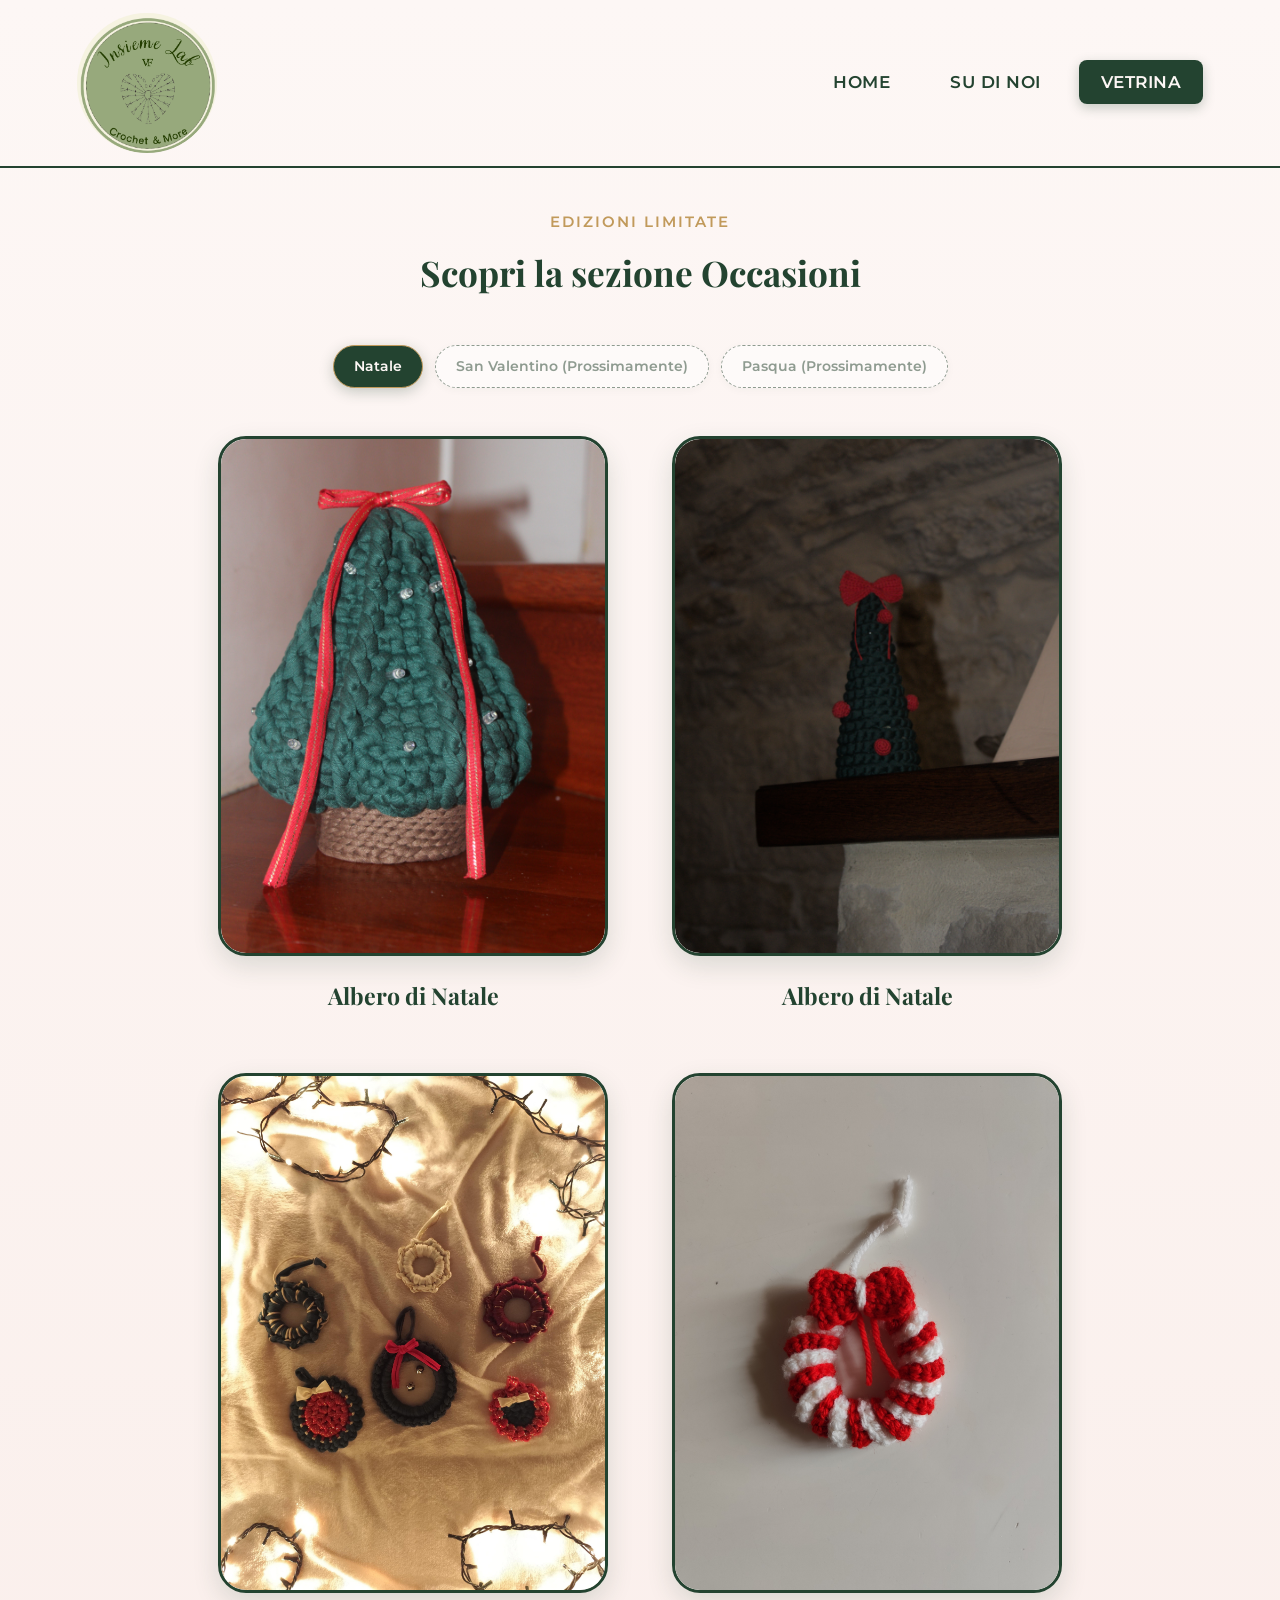
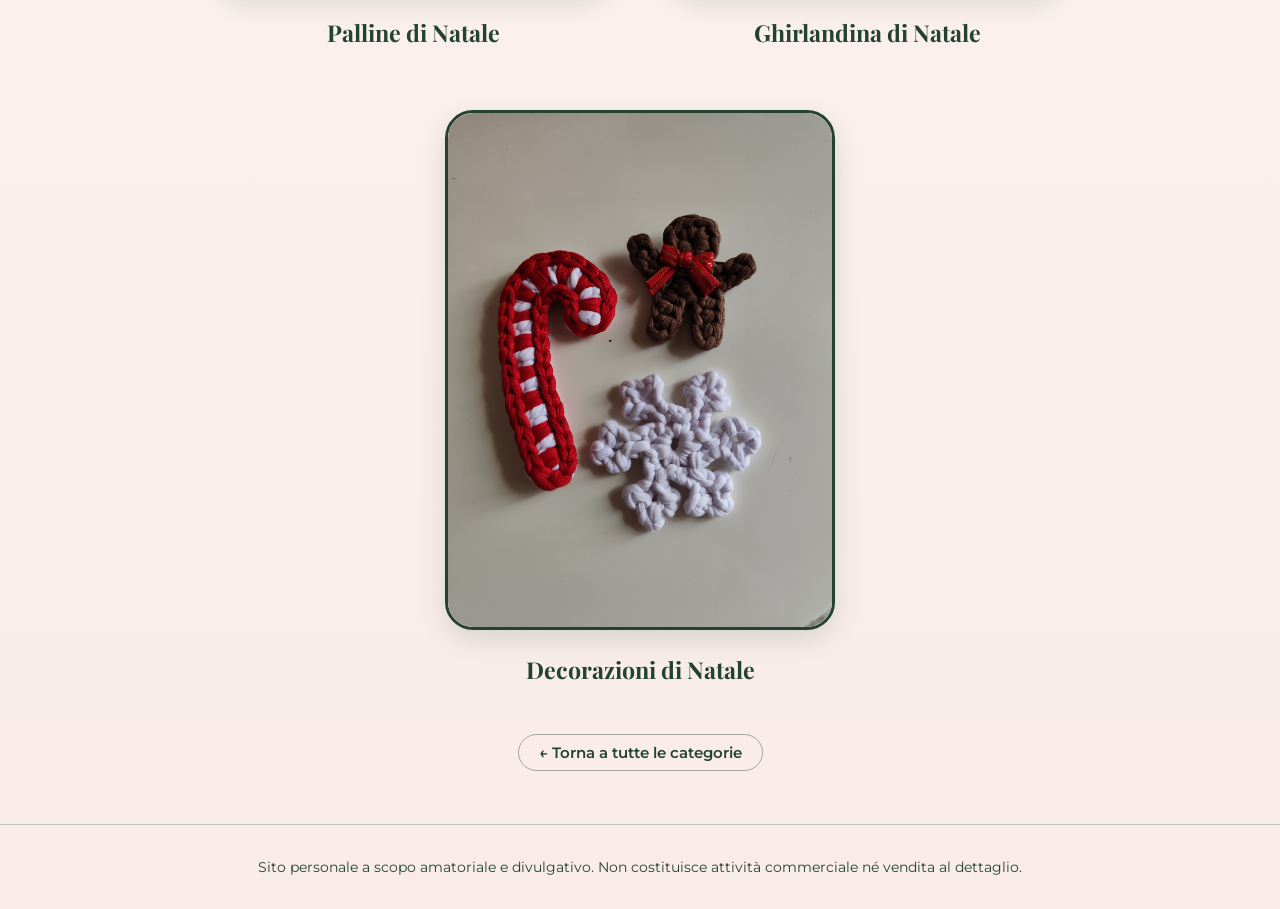
<file: occasioni.html>
<!DOCTYPE html>
<html lang="it">
<head>
  <meta charset="UTF-8">
  <meta name="viewport" content="width=device-width, initial-scale=1.0">
  <title>Occasioni - Insieme Lab VF</title>
  <link rel="stylesheet" href="style.css">
  <link rel="preconnect" href="https://fonts.googleapis.com">
  <link rel="preconnect" href="https://fonts.gstatic.com" crossorigin>
  <link href="https://fonts.googleapis.com/css2?family=Montserrat:wght@400;500;600;700&family=Playfair+Display:ital,wght@0,500;0,700;1,400&display=swap" rel="stylesheet">
</head>
<body class="theme-occasioni">

  <!-- HEADER -->
  <header class="main-header">
    <div class="logo">
      <a href="index.html">
        <img src="logo.jpeg" alt="Logo Insieme Lab VF" class="logo-img">
      </a>
    </div>
    <nav class="main-nav">
      <ul>
        <li><a href="index.html">HOME</a></li>
        <li><a href="su-di-noi.html">SU DI NOI</a></li>
        <li><a href="vetrina.html" class="active">VETRINA</a></li>
      </ul>
    </nav>
  </header>

  <!-- CONTENUTO PRINCIPALE -->
  <main class="content-wrapper">
    
    <section class="welcome-section">
      <p class="pre-title">Edizioni Limitate</p>
      <h1>Scopri la sezione Occasioni</h1>
    </section>

    <!-- FILTRI OCCASIONI -->
    <div class="festivity-filters">
      <span class="festivity-tag active">Natale</span>
      <span class="festivity-tag upcoming" title="Disponibile a febbraio">San Valentino (Prossimamente)</span>
      <span class="festivity-tag upcoming" title="Disponibile in primavera">Pasqua (Prossimamente)</span>
    </div>

    <section class="products-grid">

      <!-- 1° PRODOTTO NATALIZIO (ALBERO1) -->
      <div class="product-item" 
           data-folder="natale1" 
           data-count="1" 
           data-video="natale1/video1.mp4"
           data-title="Albero di Natale"
           data-desc="Alberello natalizio, perfetto per decorare la casa e creare un'atmosfera magica durante le feste."
           data-filato="Fettuccia Lycra"
           data-lavorazione="Punto alto, punto alto a rilievo, punto bassissimo">
        
        <div class="product-card-frame" onclick="openProductGallery(this.parentElement)">
          <img src="natale1/foto1.jpeg" alt="Albero di Natale" class="product-card-img" onerror="this.src='hero.jpeg'">
          <div class="product-overlay">
            <span>Guarda i dettagli</span>
          </div>
        </div>
        <h3 class="product-name" onclick="openProductGallery(this.parentElement)">Albero di Natale</h3>
      </div>

      <!-- 2° PRODOTTO NATALIZIO (ALBERO2) -->
      <div class="product-item" 
           data-folder="natale2" 
           data-count="2" 
           data-video="natale2/video1.mp4"
           data-title="Albero di Natale"
           data-desc="Alberello natalizio decorato con fiocchetto e palline realizzate all'uncinetto."
           data-filato="Fettuccia Lycra, cotone"
           data-lavorazione="catenelle e maglia bassa">
        
        <div class="product-card-frame" onclick="openProductGallery(this.parentElement)">
          <img src="natale2/foto1.jpeg" alt="Albero di Natale" class="product-card-img" onerror="this.src='hero.jpeg'">
          <div class="product-overlay">
            <span>Guarda i dettagli</span>
          </div>
        </div>
        <h3 class="product-name" onclick="openProductGallery(this.parentElement)">Albero di Natale</h3>
      </div>

      <!-- 3° PRODOTTO NATALIZIO (PALLINE) -->
      <div class="product-item" 
           data-folder="natale3" 
           data-count="9" 
           data-video=""
           data-title="Palline di Natale"
           data-desc="Palline natalizie perfette per decorare il vostro albero di Natale con un tocco di artigianalità per rendere ancora più speciale la magia del Natale."
           data-filato="Fettuccia Lycra"
           data-lavorazione="Punto basso, punto basso centrato, punto bassissimo">
        
        <div class="product-card-frame" onclick="openProductGallery(this.parentElement)">
          <img src="natale3/foto1.jpeg" alt="Palline di Natale" class="product-card-img" onerror="this.src='hero.jpeg'">
          <div class="product-overlay">
            <span>Guarda i dettagli</span>
          </div>
        </div>
        <h3 class="product-name" onclick="openProductGallery(this.parentElement)">Palline di Natale</h3>
      </div>

      <!-- 4° PRODOTTO NATALIZIO (GHIRLANDINA) -->
      <div class="product-item" 
           data-folder="natale4" 
           data-count="1" 
           data-video=""
           data-title="Ghirlandina di Natale"
           data-desc="Ghirlandina natalizia per decorare il vostro albero di Natale, un qualsiasi angolo della casa o della tavolata per portare la magia del Natale."
           data-filato="Acrilico"
           data-lavorazione="Punto basso">
        
        <div class="product-card-frame" onclick="openProductGallery(this.parentElement)">
          <img src="natale4/foto1.jpeg" alt="Ghirlandina di Natale" class="product-card-img" onerror="this.src='hero.jpeg'">
          <div class="product-overlay">
            <span>Guarda i dettagli</span>
          </div>
        </div>
        <h3 class="product-name" onclick="openProductGallery(this.parentElement)">Ghirlandina di Natale</h3>
      </div>

      <!-- 5° PRODOTTO NATALIZIO (DECORAZIONI) -->
      <div class="product-item" 
           data-folder="natale5" 
           data-count="4" 
           data-video=""
           data-title="Decorazioni di Natale"
           data-desc="Decorazioni natalizie da appendere all'albero di Natale per decorarlo con un tocco di originalità per rendere ancora più speciale la magia del Natale."
           data-filato="Fettuccia Lycra"
           data-lavorazione="Punto basso">
        
        <div class="product-card-frame" onclick="openProductGallery(this.parentElement)">
          <img src="natale5/foto1.jpeg" alt="Decorazioni di Natale" class="product-card-img" onerror="this.src='hero.jpeg'">
          <div class="product-overlay">
            <span>Guarda i dettagli</span>
          </div>
        </div>
        <h3 class="product-name" onclick="openProductGallery(this.parentElement)">Decorazioni di Natale</h3>
      </div>

    </section>

    <div class="back-link-container">
      <a href="vetrina.html" class="back-link">← Torna a tutte le categorie</a>
    </div>

  </main>

  <!-- POP-UP MODALE DINAMICO (FOTO + VIDEO 3:4) -->
  <div id="product-modal" class="product-modal">
    <div class="modal-backdrop" onclick="closeModal()"></div>
    
    <div class="modal-window">
      <button class="modal-close-btn" onclick="closeModal()">&times;</button>

      <div class="modal-body-layout">
        
        <div class="modal-gallery">
          <div class="carousel-container" id="carousel-slides-box">
            <button class="carousel-nav prev" onclick="changeSlide(-1)">&#10094;</button>
            <button class="carousel-nav next" onclick="changeSlide(1)">&#10095;</button>
          </div>
          <div class="carousel-dots" id="carousel-dots-box"></div>
        </div>

        <div class="modal-details">
          <h2 class="modal-title" id="modal-title-target">Nome Prodotto</h2>

          <div class="modal-description-box">
            <h4>Descrizione:</h4>
            <p id="modal-desc-target">Descrizione...</p>
          </div>

          <div class="modal-specs">
            <div class="spec-row">
              <strong>Filato:</strong> <span id="modal-filato-target">-</span>
            </div>
            <div class="spec-row">
              <strong>Lavorazione:</strong> <span id="modal-lavorazione-target">-</span>
            </div>
          </div>
        </div>

      </div>
    </div>
  </div>

  <!-- FOOTER -->
  <footer class="main-footer">
    <p>Sito personale a scopo amatoriale e divulgativo. Non costituisce attività commerciale né vendita al dettaglio.</p>
  </footer>

  <!-- SCRIPT GALLERIA -->
  <script>
    let currentSlideIndex = 0;
    let totalSlides = 0;

    function openProductGallery(productEl) {
      const folder = productEl.getAttribute('data-folder');
      const count = parseInt(productEl.getAttribute('data-count'), 10) || 1;
      const videoSrc = productEl.getAttribute('data-video');
      
      document.getElementById('modal-title-target').innerText = productEl.getAttribute('data-title') || 'Creazione Artigianale';
      document.getElementById('modal-desc-target').innerText = productEl.getAttribute('data-desc') || '';
      document.getElementById('modal-filato-target').innerText = productEl.getAttribute('data-filato') || '-';
      document.getElementById('modal-lavorazione-target').innerText = productEl.getAttribute('data-lavorazione') || '-';

      const slidesBox = document.getElementById('carousel-slides-box');
      const dotsBox = document.getElementById('carousel-dots-box');

      const oldSlides = slidesBox.querySelectorAll('.carousel-slide');
      oldSlides.forEach(s => s.remove());
      dotsBox.innerHTML = '';

      let slideIndex = 0;

      for (let i = 1; i <= count; i++) {
        const slide = document.createElement('div');
        slide.className = `carousel-slide ${slideIndex === 0 ? 'active' : ''}`;
        slide.innerHTML = `<img src="${folder}/foto${i}.jpeg" alt="Foto ${i}" onerror="this.src='hero.jpeg'">`;
        slidesBox.appendChild(slide);

        const currentIdx = slideIndex;
        const dot = document.createElement('span');
        dot.className = `dot ${currentIdx === 0 ? 'active' : ''}`;
        dot.setAttribute('onclick', `goToSlide(${currentIdx})`);
        dotsBox.appendChild(dot);

        slideIndex++;
      }

      if (videoSrc && videoSrc.trim() !== '') {
        const slideVideo = document.createElement('div');
        slideVideo.className = `carousel-slide ${slideIndex === 0 ? 'active' : ''}`;
        slideVideo.innerHTML = `
          <video controls playsinline webkit-playsinline preload="metadata" class="modal-video-player">
            <source src="${videoSrc}" type="video/mp4">
            Il tuo browser non supporta la riproduzione video.
          </video>`;
        slidesBox.appendChild(slideVideo);

        const currentIdx = slideIndex;
        const dot = document.createElement('span');
        dot.className = `dot ${currentIdx === 0 ? 'active' : ''}`;
        dot.setAttribute('onclick', `goToSlide(${currentIdx})`);
        dotsBox.appendChild(dot);

        slideIndex++;
      }

      totalSlides = slideIndex;
      currentSlideIndex = 0;

      const navBtns = slidesBox.querySelectorAll('.carousel-nav');
      if (totalSlides <= 1) {
        navBtns.forEach(b => b.style.display = 'none');
        dotsBox.style.display = 'none';
      } else {
        navBtns.forEach(b => b.style.display = 'flex');
        dotsBox.style.display = 'flex';
      }

      document.getElementById('product-modal').classList.add('open');
      document.body.style.overflow = 'hidden';
    }

    function closeModal() {
      document.querySelectorAll('#carousel-slides-box video').forEach(v => v.pause());
      document.getElementById('product-modal').classList.remove('open');
      document.body.style.overflow = '';
    }

    function changeSlide(direction) {
      goToSlide(currentSlideIndex + direction);
    }

    function goToSlide(targetIndex) {
      document.querySelectorAll('#carousel-slides-box video').forEach(v => v.pause());

      if (targetIndex >= totalSlides) targetIndex = 0;
      if (targetIndex < 0) targetIndex = totalSlides - 1;

      currentSlideIndex = targetIndex;

      const slides = document.querySelectorAll('#carousel-slides-box .carousel-slide');
      const dots = document.querySelectorAll('#carousel-dots-box .dot');

      slides.forEach((s, idx) => s.classList.toggle('active', idx === currentSlideIndex));
      dots.forEach((d, idx) => d.classList.toggle('active', idx === currentSlideIndex));
    }

    document.addEventListener('keydown', function(e) {
      if (e.key === 'Escape') closeModal();
    });
  </script>

</body>
</html>
</file>
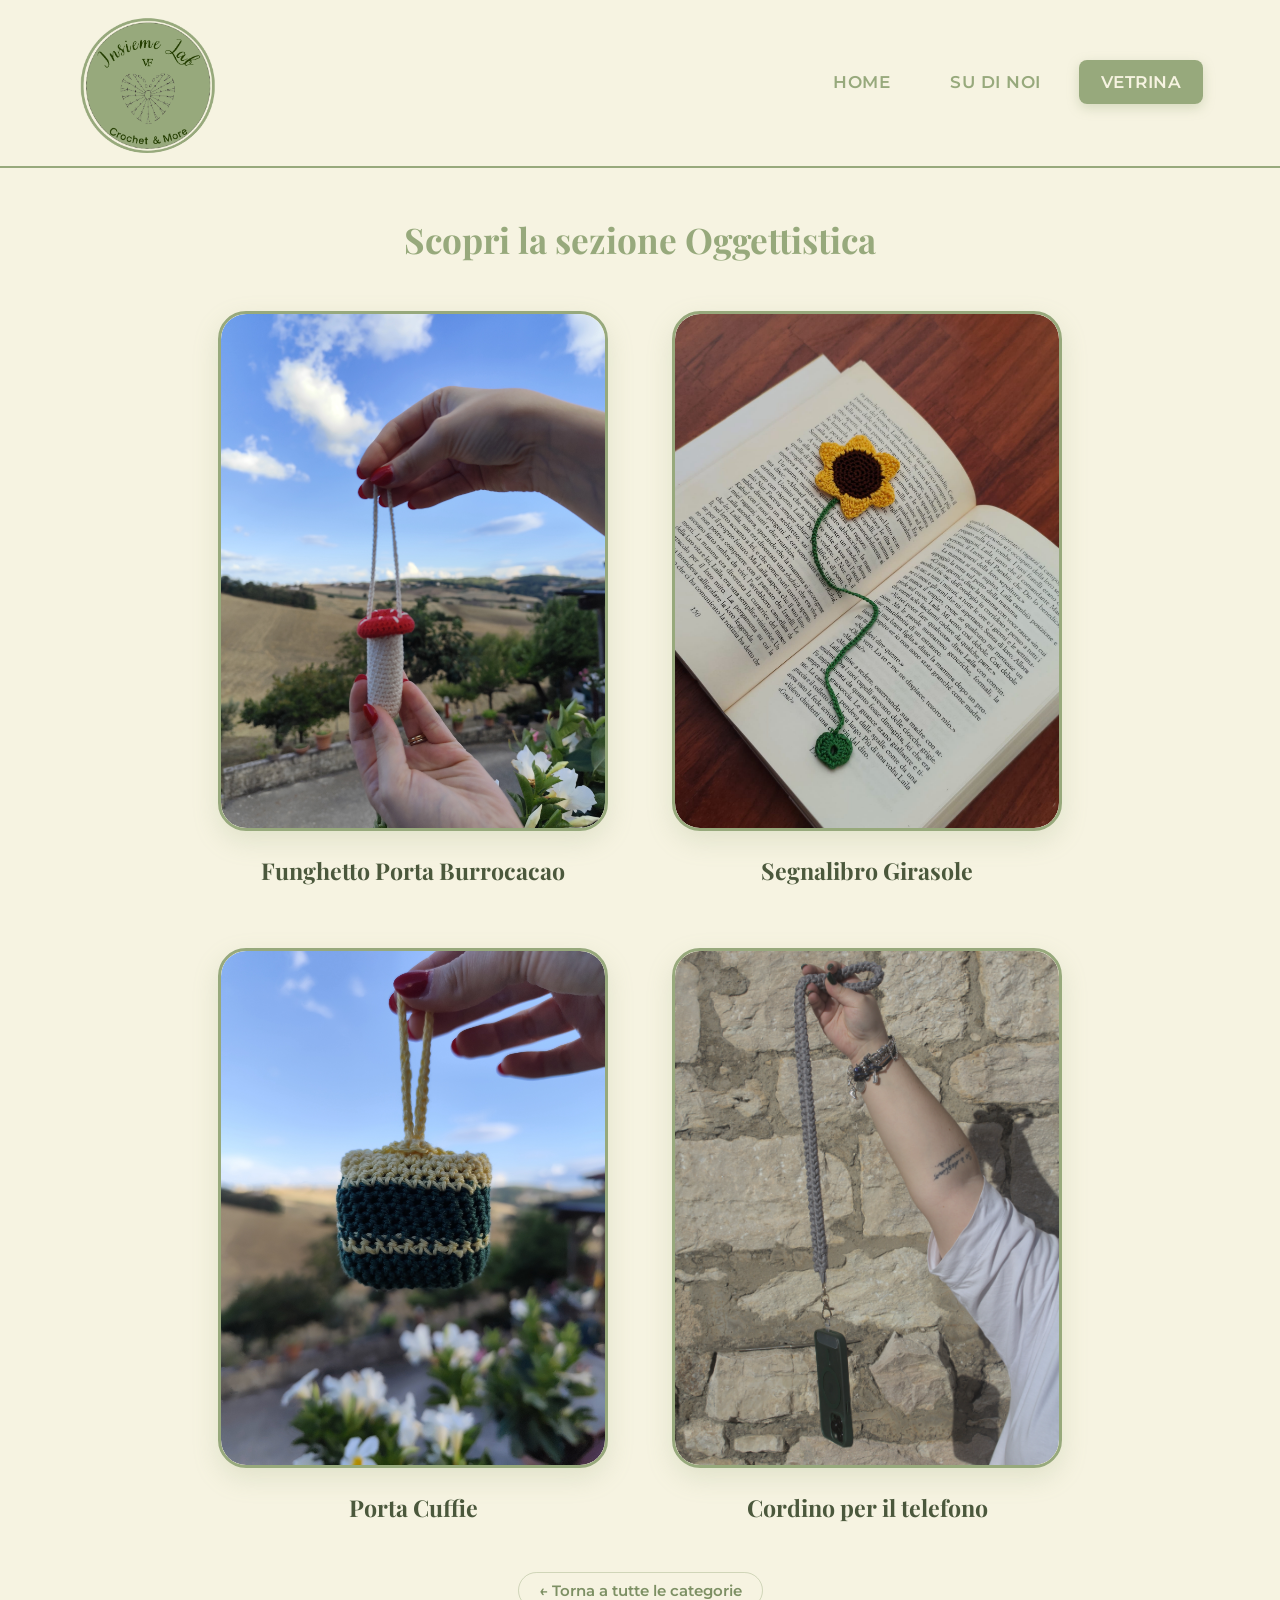
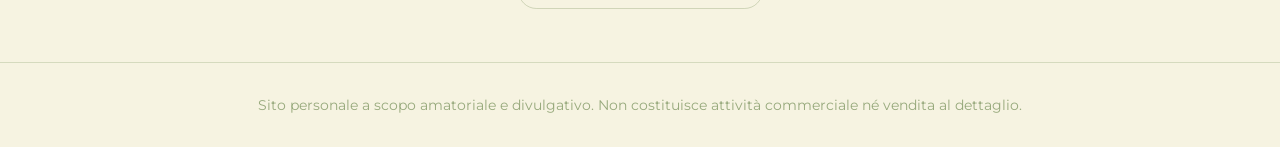
<file: oggettistica.html>
<!DOCTYPE html>
<html lang="it">
<head>
  <meta charset="UTF-8">
  <meta name="viewport" content="width=device-width, initial-scale=1.0">
  <title>Oggettistica - Insieme Lab VF</title>
  <link rel="stylesheet" href="style.css">
  <link rel="preconnect" href="https://fonts.googleapis.com">
  <link rel="preconnect" href="https://fonts.gstatic.com" crossorigin>
  <link href="https://fonts.googleapis.com/css2?family=Montserrat:wght@400;500;600;700&family=Playfair+Display:ital,wght@0,500;0,700;1,400&display=swap" rel="stylesheet">
</head>
<body>

  <!-- HEADER -->
  <header class="main-header">
    <div class="logo">
      <a href="index.html">
        <img src="logo.jpeg" alt="Logo Insieme Lab VF" class="logo-img">
      </a>
    </div>
    <nav class="main-nav">
      <ul>
        <li><a href="index.html">HOME</a></li>
        <li><a href="su-di-noi.html">SU DI NOI</a></li>
        <li><a href="vetrina.html" class="active">VETRINA</a></li>
      </ul>
    </nav>
  </header>

  <!-- CONTENUTO PRINCIPALE -->
  <main class="content-wrapper">
    
    <section class="welcome-section">
      <h1>Scopri la sezione Oggettistica</h1>
    </section>

    <section class="products-grid">

      <!-- 1° PRODOTTO (PORTA BURROCACAO) -->
      <div class="product-item" 
           data-folder="oggettistica1" 
           data-count="1" 
           data-video="oggettistica1/video1.mp4"
           data-title="Funghetto Porta Burrocacao"
           data-desc="Contenitore per burrocacao: un ciondolo pensato per essere pratico ma ideale per personalizzare la tua borsa."
           data-filato="Cotone"
           data-lavorazione="Stelo con cappuccio mobile">
        
        <div class="product-card-frame" onclick="openProductGallery(this.parentElement)">
          <img src="oggettistica1/foto1.jpeg" alt="Set Oggettistica" class="product-card-img" onerror="this.style.display='none'">
          <div class="product-overlay">
            <span>Guarda i dettagli</span>
          </div>
        </div>
        <h3 class="product-name" onclick="openProductGallery(this.parentElement)">Funghetto Porta Burrocacao</h3>
      </div>

      <!-- 2° PRODOTTO (SEGNALIBRO GIRASOLE) -->
      <div class="product-item" 
           data-folder="oggettistica2" 
           data-count="3" 
           data-video=""
           data-title="Segnalibro Girasole"
           data-desc="Segnalibro a forma di girasole con catenella che scivola tra le pagine."
           data-filato="Cotone"
           data-lavorazione="Girasole con stelo a catenella">
        
        <div class="product-card-frame" onclick="openProductGallery(this.parentElement)">
          <img src="oggettistica2/foto1.jpeg" alt="Set Oggettistica" class="product-card-img" onerror="this.style.display='none'">
          <div class="product-overlay">
            <span>Guarda i dettagli</span>
          </div>
        </div>
        <h3 class="product-name" onclick="openProductGallery(this.parentElement)">Segnalibro Girasole</h3>
      </div>

      <!-- 3° PRODOTTO (PORTA CUFFIE) -->
      <div class="product-item" 
           data-folder="oggettistica3" 
           data-count="1" 
           data-video="oggettistica3/video1.mp4"
           data-title="Porta Cuffie"
           data-desc="Piccola pochette in cotone per contenere gli auricolari, proteggendoli da urti, polvere e graffi. E’ dotata di una comoda asola che permette 
                      di appenderlo all'esterno o all'interno della borsa per trovarlo in un secondo."
           data-filato="Cotone"
           data-lavorazione="Pochette con asola">
        
        <div class="product-card-frame" onclick="openProductGallery(this.parentElement)">
          <img src="oggettistica3/foto1.jpeg" alt="Set Oggettistica" class="product-card-img" onerror="this.style.display='none'">
          <div class="product-overlay">
            <span>Guarda i dettagli</span>
          </div>
        </div>
        <h3 class="product-name" onclick="openProductGallery(this.parentElement)">Porta Cuffie</h3>
      </div>

      <!-- 3° PRODOTTO (CORDINO PER IL TELEFONO) -->
      <div class="product-item" 
           data-folder="oggettistica4" 
           data-count="3" 
           data-video=""
           data-title="Cordino per il telefono"
           data-desc="Cordino in fettuccia indossabile al collo o al polso, perfetto per chi vuole avere il telefono sicuro durante le giornate fuori casa o i viaggi. 
           Si fissa alla custodia del telefono tramite un moschettone in metallo agganciato a una piastrina universale inserita all'interno della cover."
           data-filato="Fettuccia"
           data-lavorazione="Punto spiga di grano">
        
        <div class="product-card-frame" onclick="openProductGallery(this.parentElement)">
          <img src="oggettistica4/foto1.jpeg" alt="Set Oggettistica" class="product-card-img" onerror="this.style.display='none'">
          <div class="product-overlay">
            <span>Guarda i dettagli</span>
          </div>
        </div>
        <h3 class="product-name" onclick="openProductGallery(this.parentElement)">Cordino per il telefono</h3>
      </div>


    </section>

    <div class="back-link-container">
      <a href="vetrina.html" class="back-link">← Torna a tutte le categorie</a>
    </div>

  </main>

  <!-- POP-UP MODALE DINAMICO -->
  <div id="product-modal" class="product-modal">
    <div class="modal-backdrop" onclick="closeModal()"></div>
    
    <div class="modal-window">
      <button class="modal-close-btn" onclick="closeModal()">&times;</button>

      <div class="modal-body-layout">
        
        <div class="modal-gallery">
          <div class="carousel-container" id="carousel-slides-box">
            <button class="carousel-nav prev" onclick="changeSlide(-1)">&#10094;</button>
            <button class="carousel-nav next" onclick="changeSlide(1)">&#10095;</button>
          </div>
          <div class="carousel-dots" id="carousel-dots-box"></div>
        </div>

        <div class="modal-details">
          <h2 class="modal-title" id="modal-title-target">Nome Prodotto</h2>

          <div class="modal-description-box">
            <h4>Descrizione:</h4>
            <p id="modal-desc-target">Descrizione...</p>
          </div>

          <div class="modal-specs">
            <div class="spec-row">
              <strong>Filato:</strong> <span id="modal-filato-target">-</span>
            </div>
            <div class="spec-row">
              <strong>Lavorazione:</strong> <span id="modal-lavorazione-target">-</span>
            </div>
          </div>
        </div>

      </div>
    </div>
  </div>

  <!-- FOOTER -->
  <footer class="main-footer">
    <p>Sito personale a scopo amatoriale e divulgativo. Non costituisce attività commerciale né vendita al dettaglio.</p>
  </footer>

  <!-- SCRIPT GALLERIA -->
  <script>
    let currentSlideIndex = 0;
    let totalSlides = 0;

    function openProductGallery(productEl) {
      const folder = productEl.getAttribute('data-folder');
      const count = parseInt(productEl.getAttribute('data-count'), 10) || 1;
      const videoSrc = productEl.getAttribute('data-video');
      
      document.getElementById('modal-title-target').innerText = productEl.getAttribute('data-title') || 'Creazione Artigianale';
      document.getElementById('modal-desc-target').innerText = productEl.getAttribute('data-desc') || '';
      document.getElementById('modal-filato-target').innerText = productEl.getAttribute('data-filato') || '-';
      document.getElementById('modal-lavorazione-target').innerText = productEl.getAttribute('data-lavorazione') || '-';

      const slidesBox = document.getElementById('carousel-slides-box');
      const dotsBox = document.getElementById('carousel-dots-box');

      const oldSlides = slidesBox.querySelectorAll('.carousel-slide');
      oldSlides.forEach(s => s.remove());
      dotsBox.innerHTML = '';

      let slideIndex = 0;

      for (let i = 1; i <= count; i++) {
        const slide = document.createElement('div');
        slide.className = `carousel-slide ${slideIndex === 0 ? 'active' : ''}`;
        slide.innerHTML = `<img src="${folder}/foto${i}.jpeg" alt="Foto ${i}">`;
        slidesBox.appendChild(slide);

        const currentIdx = slideIndex;
        const dot = document.createElement('span');
        dot.className = `dot ${currentIdx === 0 ? 'active' : ''}`;
        dot.setAttribute('onclick', `goToSlide(${currentIdx})`);
        dotsBox.appendChild(dot);

        slideIndex++;
      }

      if (videoSrc && videoSrc.trim() !== '') {
        const slideVideo = document.createElement('div');
        slideVideo.className = `carousel-slide ${slideIndex === 0 ? 'active' : ''}`;
        slideVideo.innerHTML = `
          <video controls playsinline class="modal-video-player">
            <source src="${videoSrc}" type="video/mp4">
            Il tuo browser non supporta la riproduzione video.
          </video>`;
        slidesBox.appendChild(slideVideo);

        const currentIdx = slideIndex;
        const dot = document.createElement('span');
        dot.className = `dot ${currentIdx === 0 ? 'active' : ''}`;
        dot.setAttribute('onclick', `goToSlide(${currentIdx})`);
        dotsBox.appendChild(dot);

        slideIndex++;
      }

      totalSlides = slideIndex;
      currentSlideIndex = 0;

      const navBtns = slidesBox.querySelectorAll('.carousel-nav');
      if (totalSlides <= 1) {
        navBtns.forEach(b => b.style.display = 'none');
        dotsBox.style.display = 'none';
      } else {
        navBtns.forEach(b => b.style.display = 'flex');
        dotsBox.style.display = 'flex';
      }

      document.getElementById('product-modal').classList.add('open');
      document.body.style.overflow = 'hidden';
    }

    function closeModal() {
      document.querySelectorAll('#carousel-slides-box video').forEach(v => v.pause());
      document.getElementById('product-modal').classList.remove('open');
      document.body.style.overflow = '';
    }

    function changeSlide(direction) {
      goToSlide(currentSlideIndex + direction);
    }

    function goToSlide(targetIndex) {
      document.querySelectorAll('#carousel-slides-box video').forEach(v => v.pause());

      if (targetIndex >= totalSlides) targetIndex = 0;
      if (targetIndex < 0) targetIndex = totalSlides - 1;

      currentSlideIndex = targetIndex;

      const slides = document.querySelectorAll('#carousel-slides-box .carousel-slide');
      const dots = document.querySelectorAll('#carousel-dots-box .dot');

      slides.forEach((s, idx) => s.classList.toggle('active', idx === currentSlideIndex));
      dots.forEach((d, idx) => d.classList.toggle('active', idx === currentSlideIndex));
    }

    document.addEventListener('keydown', function(e) {
      if (e.key === 'Escape') closeModal();
    });
  </script>

</body>
</html>
</file>
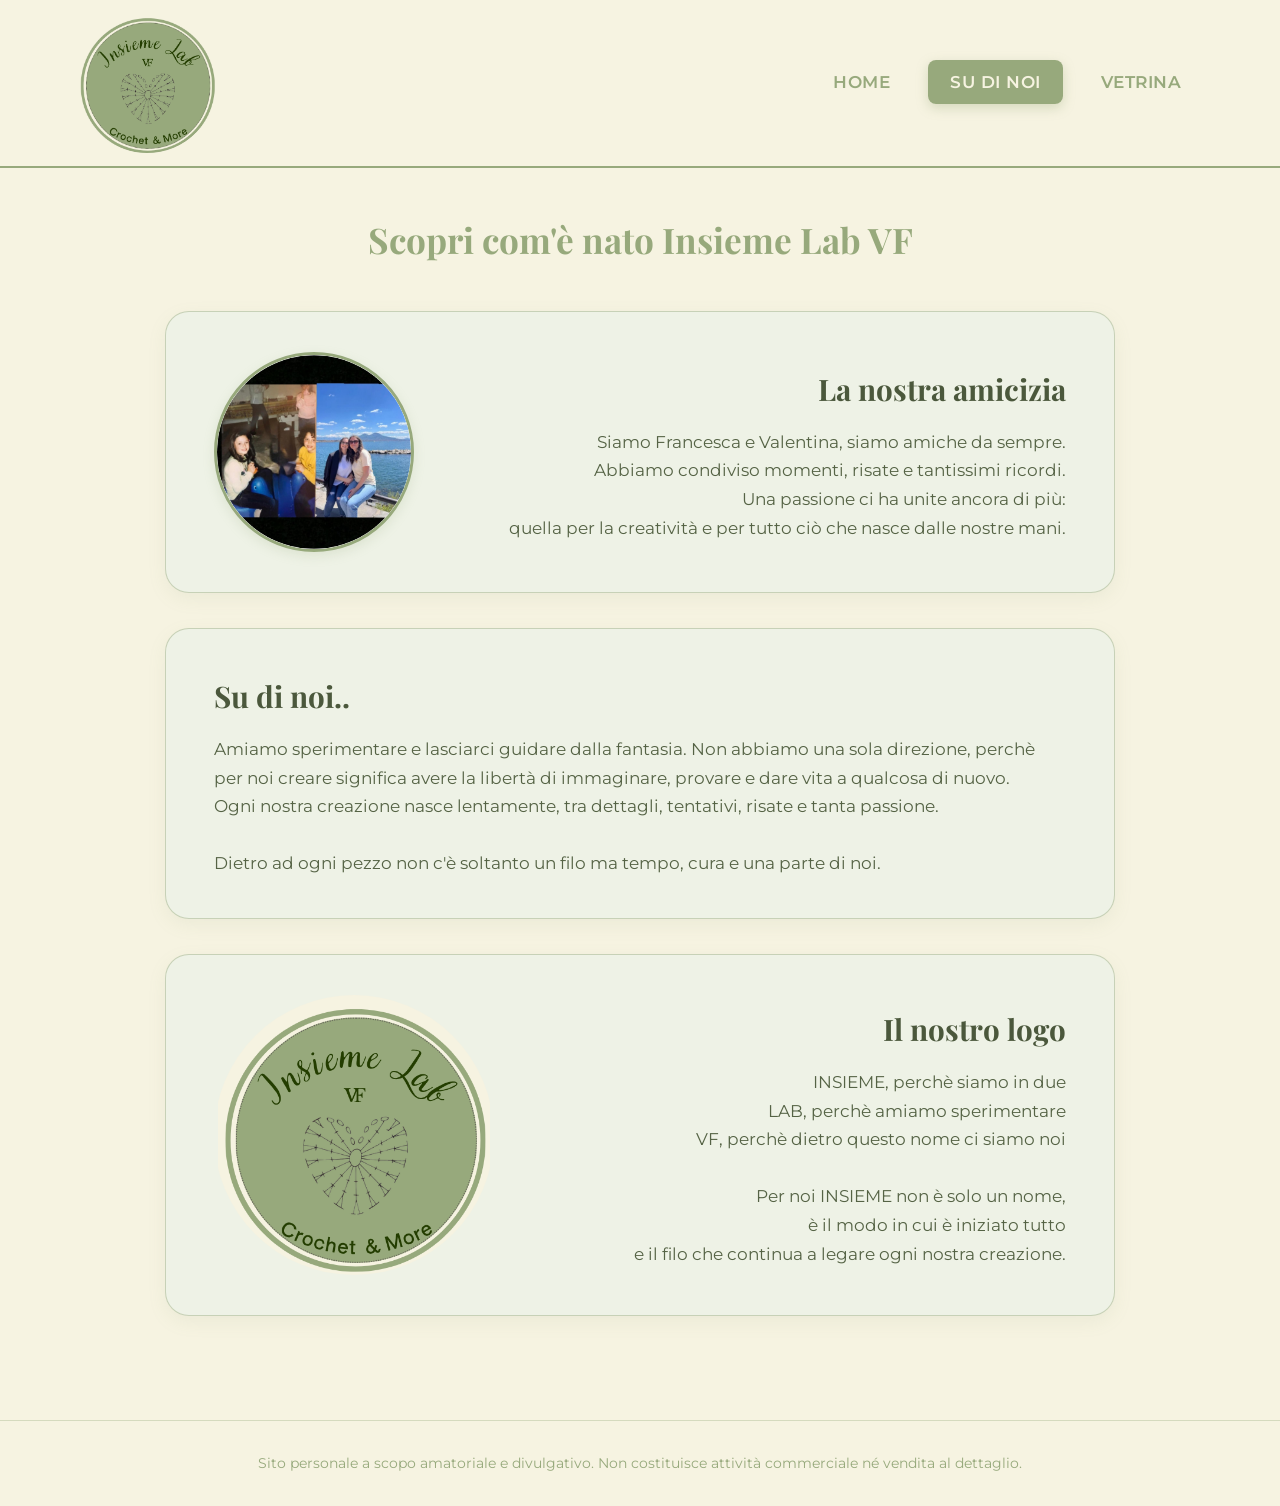
<file: su-di-noi.html>
<!DOCTYPE html>
<html lang="it">
<head>
  <meta charset="UTF-8">
  <meta name="viewport" content="width=device-width, initial-scale=1.0">
  <title>Su di Noi - Insieme Lab VF</title>
  <link rel="stylesheet" href="style.css">
  <link rel="preconnect" href="https://fonts.googleapis.com">
  <link rel="preconnect" href="https://fonts.gstatic.com" crossorigin>
  <link href="https://fonts.googleapis.com/css2?family=Montserrat:wght@400;500;600;700&family=Playfair+Display:ital,wght@0,500;0,700;1,400&display=swap" rel="stylesheet">
</head>
<body>

  <!-- HEADER -->
  <header class="main-header">
    <div class="logo">
      <a href="index.html">
        <img src="logo.jpeg" alt="" class="logo-img">
      </a>
    </div>
    <nav class="main-nav">
      <ul>
        <li><a href="index.html">HOME</a></li>
        <li><a href="su-di-noi.html" class="active">SU DI NOI</a></li>
        <li><a href="vetrina.html">VETRINA</a></li>
      </ul>
    </nav>
  </header>

  <!-- CONTENUTO PRINCIPALE -->
  <main class="content-wrapper">

    <section class="welcome-section">
      <h1>Scopri com'è nato Insieme Lab VF</h1>
    </section>
    
    <div class="about-container">
      <!-- BOX 1: LA NOSTRA AMICIZIA -->
      <section class="about-card about-card-flex">
        <div class="about-photo-circle">
          <img src="foto-amicizia.jpeg" alt="" class="about-img">
        </div>
        <div class="about-text-content about-text-right">
          <h2>La nostra amicizia</h2>
          <p>
            Siamo Francesca e Valentina, siamo amiche da sempre.<br>Abbiamo condiviso momenti, risate e tantissimi ricordi.<br>Una passione ci ha unite ancora di più:<br> 
            quella per la creatività e per tutto ciò che nasce dalle nostre mani.
          </p>
        </div>
      </section>

      <!-- BOX 2: SU DI NOI -->
      <section class="about-card about-align-left">
        <h2>Su di noi..</h2>
        <p>
          Amiamo sperimentare e lasciarci guidare dalla fantasia. Non abbiamo una sola direzione, perchè per noi creare significa avere la libertà di immaginare,
          provare e dare vita a qualcosa di nuovo.<br> Ogni nostra creazione nasce lentamente, tra dettagli, tentativi, risate e tanta passione.<br><br>
          Dietro ad ogni pezzo non c'è soltanto un filo ma tempo, cura e una parte di noi.
        </p>
      </section>

      <!-- BOX 3: IL NOSTRO LOGO (SENZA BORDO ESTERNO AGGIUNTIVO, LOGO A 280px) -->
      <section class="about-card about-card-flex">
        <img src="logo.jpeg" alt="Logo Insieme Lab VF" class="about-logo-standalone">
        <div class="about-text-content about-text-right">
          <h2>Il nostro logo</h2>
          <p>
            INSIEME, perchè siamo in due<br>
            LAB, perchè amiamo sperimentare<br>
            VF, perchè dietro questo nome ci siamo noi<br><br>
            Per noi INSIEME non è solo un nome,<br>è il modo in cui è iniziato tutto<br>e il filo che continua a legare ogni nostra creazione.
          </p>
        </div>
      </section>

    </div>

  </main>

  <!-- FOOTER -->
  <footer class="main-footer">
    <p>Sito personale a scopo amatoriale e divulgativo. Non costituisce attività commerciale né vendita al dettaglio.</p>
  </footer>

</body>
</html>
</file>
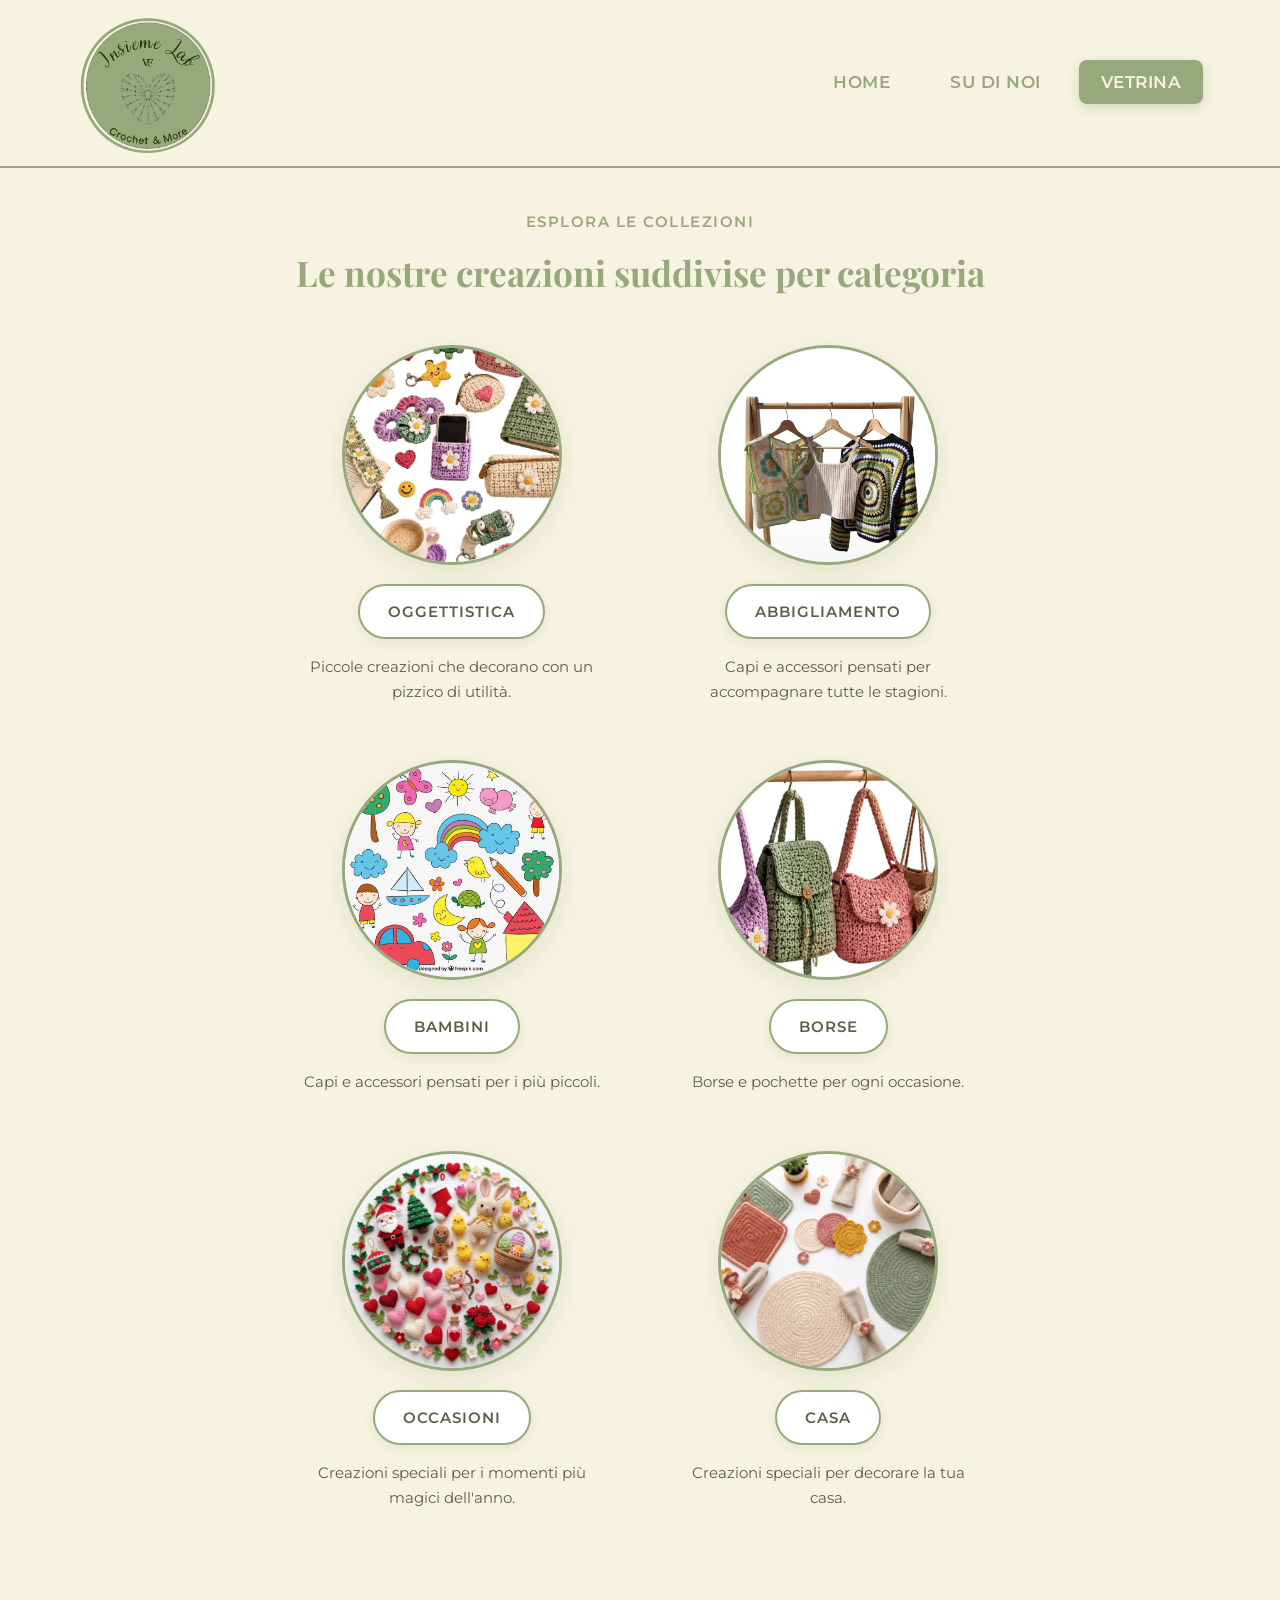
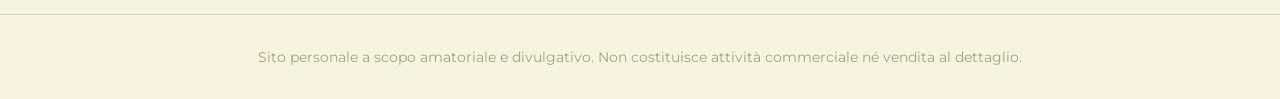
<file: vetrina.html>
<!DOCTYPE html>
<html lang="it">
<head>
  <meta charset="UTF-8">
  <meta name="viewport" content="width=device-width, initial-scale=1.0">
  <title>Vetrina - Insieme Lab VF</title>
  <link rel="stylesheet" href="style.css">
  <link rel="preconnect" href="https://fonts.googleapis.com">
  <link rel="preconnect" href="https://fonts.gstatic.com" crossorigin>
  <link href="https://fonts.googleapis.com/css2?family=Montserrat:wght@400;500;600;700&family=Playfair+Display:ital,wght@0,500;0,700;1,400&display=swap" rel="stylesheet">
</head>
<body>

  <!-- HEADER -->
  <header class="main-header">
    <div class="logo">
      <a href="index.html">
        <img src="logo.jpeg" alt="Logo Insieme Lab VF" class="logo-img">
      </a>
    </div>
    <nav class="main-nav">
      <ul>
        <li><a href="index.html">HOME</a></li>
        <li><a href="su-di-noi.html">SU DI NOI</a></li>
        <li><a href="vetrina.html" class="active">VETRINA</a></li>
      </ul>
    </nav>
  </header>

  <!-- CONTENUTO PRINCIPALE -->
  <main class="content-wrapper">
    
    <section class="welcome-section">
      <p class="pre-title">Esplora le collezioni</p>
      <h1>Le nostre creazioni suddivise per categoria</h1>
    </section>

    <section class="categories-grid">

      <!-- 1. OGGETTISTICA -->
      <div class="category-card">
        <a href="oggettistica.html" class="category-circle" title="Vai a Oggettistica">
          <img src="cat-oggettistica.jpeg" alt="Oggettistica" class="category-img" onerror="this.style.display='none'">
        </a>
        <a href="oggettistica.html" class="category-pill-btn">Oggettistica</a>
        <p class="category-desc">Piccole creazioni che decorano con un pizzico di utilità.</p>
      </div>

      <!-- 2. ABBIGLIAMENTO -->
      <div class="category-card">
        <a href="abbigliamento.html" class="category-circle" title="Vai a Abbigliamento">
          <img src="cat-abbigliamento.jpeg" alt="Abbigliamento" class="category-img" onerror="this.style.display='none'">
        </a>
        <a href="abbigliamento.html" class="category-pill-btn">Abbigliamento</a>
        <p class="category-desc">Capi e accessori pensati per accompagnare tutte le stagioni.</p>
      </div>

      <!-- 3. BAMBINI -->
      <div class="category-card">
        <a href="bambini.html" class="category-circle" title="Vai a Bambini">
          <img src="cat-bambini.jpeg" alt="Bambini" class="category-img" onerror="this.style.display='none'">
        </a>
        <a href="bambini.html" class="category-pill-btn">Bambini</a>
        <p class="category-desc">Capi e accessori pensati per i più piccoli.</p>
      </div>

      <!-- 4. BORSE -->
      <div class="category-card">
        <a href="borse.html" class="category-circle" title="Vai a Borse">
          <img src="cat-borse.jpeg" alt="Borse" class="category-img" onerror="this.style.display='none'">
        </a>
        <a href="borse.html" class="category-pill-btn">Borse</a>
        <p class="category-desc">Borse e pochette per ogni occasione.</p>
      </div>

      <!-- 5. OCCASIONI -->
      <div class="category-card">
        <a href="occasioni.html" class="category-circle" title="Vai a Occasioni">
          <img src="cat-occasioni.jpeg" alt="Occasioni" class="category-img" onerror="this.style.display='none'">
        </a>
        <a href="occasioni.html" class="category-pill-btn">Occasioni</a>
        <p class="category-desc">Creazioni speciali per i momenti più magici dell'anno.</p>
      </div>

      <!-- 6. CASA -->
      <div class="category-card">
        <a href="casa.html" class="category-circle" title="Vai a Casa">
          <img src="cat-casa.jpeg" alt="Casa" class="category-img" onerror="this.style.display='none'">
        </a>
        <a href="casa.html" class="category-pill-btn">Casa</a>
        <p class="category-desc">Creazioni speciali per decorare la tua casa.</p>
      </div>

    </section>

  </main>

  <!-- FOOTER -->
  <footer class="main-footer">
    <p>Sito personale a scopo amatoriale e divulgativo. Non costituisce attività commerciale né vendita al dettaglio.</p>
  </footer>

</body>
</html>
</file>
<file: style.css>
/* RESET E BASI */
* {
  margin: 0;
  padding: 0;
  box-sizing: border-box;
}

body {
  font-family: 'Montserrat', sans-serif;
  background-color: #F6F3E1;
  color: #556345;
  line-height: 1.8;
  display: flex;
  flex-direction: column;
  min-height: 100vh; /* Fa sì che la pagina sia alta almeno tutto lo schermo */
  margin: 0;
}

h1, h2, h3 {
  font-family: 'Playfair Display', serif;
  color: #97A97C;
  font-weight: 700;
}

/* ===================================================
   HEADER PC
   =================================================== */
.main-header {
  display: flex;
  justify-content: space-between;
  align-items: center;
  padding: 0.8rem 6%;
  min-height: 130px;
  background-color: #F6F3E1;
  border-bottom: 2px solid #97A97C;
}

.logo-img {
  width: 140px;
  height: 140px;
  object-fit: cover;
  border-radius: 50%;
  display: block;
  flex-shrink: 0;
}

.main-nav ul {
  display: flex;
  list-style: none;
  gap: 16px;
  align-items: center;
}

.main-nav a {
  text-decoration: none;
  font-size: 1.05rem;
  font-weight: 600;
  color: #97A97C;
  padding: 12px 22px;
  border-radius: 8px;
  letter-spacing: 0.5px;
  transition: all 0.25s ease;
}

.main-nav a:hover,
.main-nav a.active {
  color: #F6F3E1;
  background-color: #97A97C;
  box-shadow: 0 4px 12px rgba(151, 169, 124, 0.35);
}

/* CONTENITORE CENTRALE */
.content-wrapper {
  max-width: 1100px;
  margin: 2.5rem auto;
  padding: 0 1.5rem;
  flex: 1 0 auto;
}

.welcome-section {
  text-align: center;
  margin-bottom: 2.5rem;
}

.welcome-section .pre-title {
  font-size: 0.95rem;
  text-transform: uppercase;
  color: #97A97C;
  letter-spacing: 1.5px;
  margin-bottom: 0.4rem;
  font-weight: 600;
}

.welcome-section h1 {
  font-size: 2.2rem;
  color: #97A97C;
}

/* HERO IMMAGINE PC */
.hero-image-container {
  position: relative;
  width: 100%;
  height: 480px;
  overflow: hidden;
  border-radius: 14px;
  border: 1px solid rgba(151, 169, 124, 0.35);
  box-shadow: 0 10px 30px rgba(151, 169, 124, 0.15);
  margin-bottom: 3rem;
}

.hero-image {
  width: 100%;
  height: 100%;
  object-fit: cover;
  display: block;
}

.hero-btn {
  position: absolute;
  bottom: 30px;
  left: 50%;
  transform: translateX(-50%);
  background-color: rgba(255, 255, 255, 0.15);
  color: #ffffff;
  text-decoration: none;
  font-size: 1rem;
  font-weight: 600;
  letter-spacing: 1px;
  padding: 14px 30px;
  border: 2px solid #ffffff;
  border-radius: 30px;
  backdrop-filter: blur(6px);
  -webkit-backdrop-filter: blur(6px);
  text-shadow: 0 1px 4px rgba(0, 0, 0, 0.4);
  box-shadow: 0 4px 15px rgba(0, 0, 0, 0.2);
  white-space: nowrap;
  transition: all 0.3s ease;
}

.hero-btn:hover {
  background-color: #ffffff;
  color: #556345;
  text-shadow: none;
  transform: translateX(-50%) translateY(-2px);
}

/* FASCIA INFERIORE HOME PC */
.story-and-social {
  display: grid;
  grid-template-columns: 1.25fr 1fr;
  gap: 2.5rem;
  align-items: center;
  margin-bottom: 2rem;
}

.story-text p {
  font-size: 1.05rem;
  color: #556345;
  margin-bottom: 0.8rem;
}

.story-sub {
  font-style: italic;
  color: #97A97C !important;
}

.instagram-card {
  background-color: #eef2e6;
  border: 1px solid rgba(151, 169, 124, 0.45);
  border-radius: 18px;
  padding: 1.6rem 2.2rem;
  display: flex;
  flex-direction: column;
  align-items: center;
  gap: 1rem;
  box-shadow: 0 4px 14px rgba(151, 169, 124, 0.1);
  width: 100%;
  max-width: 420px;
  margin-left: auto;
}

.insta-main-title {
  font-family: 'Playfair Display', serif;
  font-size: 1.55rem;
  font-weight: 700;
  color: #4b583c;
  margin-bottom: 0;
  letter-spacing: 0.5px;
}

.insta-pill-btn {
  display: flex;
  align-items: center;
  justify-content: center;
  gap: 12px;
  background-color: #fbfbf6;
  border: 1.5px solid rgba(151, 169, 124, 0.45);
  border-radius: 30px;
  padding: 10px 28px;
  text-decoration: none !important;
  box-shadow: 0 2px 8px rgba(0, 0, 0, 0.05);
  transition: all 0.25s ease;
  width: 100%;
  max-width: 290px;
}

.insta-pill-btn:hover {
  transform: translateY(-2px);
  background-color: #ffffff;
  border-color: #97A97C;
  box-shadow: 0 4px 14px rgba(151, 169, 124, 0.25);
}

.insta-icon-badge {
  display: flex;
  align-items: center;
  line-height: 0;
}

.insta-handle-text {
  font-size: 1.05rem;
  font-weight: 600;
  color: #4b583c;
  letter-spacing: 0.3px;
}

/* ===================================================
   VETRINA PC (GRIGLIA 2x2)
   =================================================== */
.categories-grid {
  display: grid;
  grid-template-columns: repeat(2, 1fr);
  gap: 3.5rem 4rem;
  max-width: 850px;
  margin: 2rem auto 4rem auto;
}

.category-card {
  display: flex;
  flex-direction: column;
  align-items: center;
  text-align: center;
}

.category-circle {
  display: block;
  position: relative;
  width: 220px;
  height: 220px;
  border-radius: 50% !important;
  border: 3px solid #97A97C !important;
  outline: none !important;
  background-color: #e5ecd9;
  overflow: hidden;
  margin-bottom: 1.2rem;
  text-decoration: none !important;
  box-shadow: 0 8px 24px rgba(151, 169, 124, 0.2);
  transition: transform 0.3s ease, box-shadow 0.3s ease, border-color 0.3s ease;
}

.category-img {
  width: 100%;
  height: 100%;
  object-fit: cover;
  display: block;
}

.category-circle:hover {
  border-color: #7b8e62 !important;
  transform: translateY(-4px) scale(1.02);
  box-shadow: 0 12px 28px rgba(151, 169, 124, 0.35);
}

.category-pill-btn {
  display: inline-block;
  background-color: #ffffff;
  color: #556345 !important;
  text-decoration: none !important;
  font-family: 'Montserrat', sans-serif;
  font-size: 0.95rem;
  font-weight: 600;
  letter-spacing: 1px;
  text-transform: uppercase;
  padding: 12px 28px;
  border: 2px solid #97A97C !important;
  border-radius: 30px;
  box-shadow: 0 4px 12px rgba(151, 169, 124, 0.18);
  white-space: nowrap;
  transition: all 0.25s ease;
}

.category-pill-btn:hover {
  background-color: #97A97C;
  color: #ffffff !important;
  transform: translateY(-2px);
}

.category-desc {
  margin-top: 1rem;
  font-size: 0.95rem;
  color: #556345;
  line-height: 1.6;
  max-width: 300px;
}

/* ===================================================
   SU DI NOI PC (STRUTTURA ORIGINALE CON TESTI A DESTRA/SINISTRA)
   =================================================== */
.about-container {
  display: flex;
  flex-direction: column;
  gap: 2.2rem;
  max-width: 950px;
  margin: 1rem auto 4rem auto;
}

.about-card {
  background-color: #eef2e6;
  border: 1.5px solid rgba(151, 169, 124, 0.45);
  border-radius: 24px;
  padding: 2.5rem 3rem;
  box-shadow: 0 6px 18px rgba(151, 169, 124, 0.1);
  transition: transform 0.25s ease, box-shadow 0.25s ease;
}

.about-card:hover {
  transform: translateY(-2px);
  box-shadow: 0 10px 24px rgba(151, 169, 124, 0.18);
}

.about-card h2 {
  font-size: 1.85rem;
  color: #4b583c;
  margin-bottom: 0.8rem;
}

.about-card p {
  font-size: 1.05rem;
  color: #556345;
  line-height: 1.7;
}

/* BOX 1 & 3: Flex Orizzontale PC */
.about-card-flex {
  display: flex;
  align-items: center;
  justify-content: space-between;
  gap: 2.5rem;
}

.about-photo-circle {
  width: 200px;
  height: 200px;
  border-radius: 50%;
  border: 3px solid #97A97C;
  background-color: #e5ecd9;
  flex-shrink: 0;
  overflow: hidden;
  box-shadow: 0 4px 12px rgba(151, 169, 124, 0.2);
  display: flex;
  align-items: center;
  justify-content: center;
}

.about-img {
  width: 100%;
  height: 100%;
  object-fit: cover;
  object-position: center center;
  display: block;
}

.about-logo-standalone {
  width: 280px;
  height: 280px;
  object-fit: contain;
  border-radius: 50%;
  flex-shrink: 0;
  display: block;
}

.about-text-content {
  flex-grow: 1;
}

/* Allineamento a destra originale per Box 1 e 3 */
.about-text-right {
  text-align: right;
  display: flex;
  flex-direction: column;
  align-items: flex-end;
}

/* Allineamento a sinistra originale per Box 2 */
.about-align-left {
  text-align: left;
}

/* ===================================================
   SCHEDE PRODOTTO PC (RAPPORTO 3:4 PIENO SENZA SFONDI)
   =================================================== */
.products-grid {
  display: flex;
  flex-wrap: wrap;
  justify-content: center;
  gap: 3.5rem 4rem;
  max-width: 950px;
  margin: 2rem auto 3rem auto;
}

.product-item {
  display: flex;
  flex-direction: column;
  align-items: center;
  text-align: center;
  width: 100%;
  max-width: 390px;
}

.product-card-frame {
  position: relative;
  width: 100%;
  aspect-ratio: 3 / 4;
  border-radius: 28px;
  border: 3px solid #97A97C;
  overflow: hidden;
  cursor: pointer;
  box-shadow: 0 10px 26px rgba(151, 169, 124, 0.22);
  transition: transform 0.3s ease, box-shadow 0.3s ease, border-color 0.3s ease;
  display: flex;
  align-items: center;
  justify-content: center;
  padding: 0;
}

.product-card-frame:hover {
  transform: translateY(-5px);
  box-shadow: 0 16px 36px rgba(151, 169, 124, 0.35);
  border-color: #7b8e62;
}

.product-card-img {
  width: 100%;
  height: 100%;
  object-fit: cover;
  object-position: center center;
  display: block;
  border-radius: 25px;
  transition: transform 0.4s ease;
}

.product-card-frame:hover .product-card-img {
  transform: scale(1.03);
}

.product-overlay {
  position: absolute;
  inset: 0;
  background: rgba(151, 169, 124, 0.35);
  backdrop-filter: blur(2px);
  display: flex;
  align-items: center;
  justify-content: center;
  opacity: 0;
  transition: opacity 0.3s ease;
}

.product-card-frame:hover .product-overlay {
  opacity: 1;
}

.product-overlay span {
  background-color: #ffffff;
  color: #556345;
  font-family: 'Montserrat', sans-serif;
  font-size: 0.9rem;
  font-weight: 600;
  padding: 10px 22px;
  border-radius: 30px;
  box-shadow: 0 4px 12px rgba(0, 0, 0, 0.15);
}

.product-name {
  margin-top: 1.2rem;
  font-family: 'Playfair Display', serif;
  font-size: 1.45rem;
  color: #4b583c;
  cursor: pointer;
  transition: color 0.2s ease;
}

.product-name:hover {
  color: #7b8e62;
}

.back-link-container {
  text-align: center;
  margin: 3rem 0 1rem 0;
}

.back-link {
  color: #7d9064;
  text-decoration: none;
  font-weight: 600;
  font-size: 0.95rem;
  padding: 8px 20px;
  border-radius: 20px;
  border: 1px solid rgba(151, 169, 124, 0.4);
  transition: all 0.25s ease;
}

.back-link:hover {
  background-color: #97A97C;
  color: #ffffff;
}

/* ===================================================
   MODALE POP-UP PC
   =================================================== */
.product-modal {
  position: fixed;
  inset: 0;
  z-index: 9999;
  display: flex;
  align-items: center;
  justify-content: center;
  opacity: 0;
  visibility: hidden;
  transition: opacity 0.3s ease, visibility 0.3s ease;
}

.product-modal.open {
  opacity: 1;
  visibility: visible;
}

.modal-backdrop {
  position: absolute;
  inset: 0;
  background-color: rgba(60, 70, 50, 0.55);
  backdrop-filter: blur(5px);
}

.modal-window {
  position: relative;
  z-index: 2;
  width: 90%;
  max-width: 950px;
  max-height: 88vh;
  overflow-y: auto;
  background-color: #F6F3E1;
  border: 2px solid #97A97C;
  border-radius: 24px;
  padding: 2.5rem;
  box-shadow: 0 20px 40px rgba(0, 0, 0, 0.25);
  transform: scale(0.95);
  transition: transform 0.3s ease;
}

.product-modal.open .modal-window {
  transform: scale(1);
}

.modal-close-btn {
  position: absolute;
  top: 15px;
  right: 20px;
  background: none;
  border: none;
  font-size: 2.2rem;
  color: #556345;
  cursor: pointer;
  line-height: 1;
}

.modal-close-btn:hover {
  color: #97A97C;
}

.modal-body-layout {
  display: grid;
  grid-template-columns: 1.15fr 1fr;
  gap: 2.5rem;
  align-items: center;
}

.carousel-container {
  position: relative;
  width: 100%;
  aspect-ratio: 3 / 4;
  max-height: 540px;
  border-radius: 20px;
  overflow: hidden;
  border: 2px solid #97A97C;
  margin: 0 auto;
}

.carousel-slide {
  display: none;
  width: 100%;
  height: 100%;
}

.carousel-slide.active {
  display: block;
}

.carousel-slide img {
  width: 100%;
  height: 100%;
  object-fit: cover;
  object-position: center center;
  display: block;
}

.modal-video-player {
  width: 100%;
  height: 100%;
  object-fit: cover;
  background-color: #000000;
  display: block;
}

.carousel-nav {
  position: absolute;
  top: 50%;
  transform: translateY(-50%);
  background: rgba(255, 255, 255, 0.75);
  border: none;
  width: 40px;
  height: 40px;
  border-radius: 50%;
  cursor: pointer;
  font-size: 1.3rem;
  color: #556345;
  display: flex;
  align-items: center;
  justify-content: center;
  transition: background 0.2s ease, color 0.2s ease;
}

.carousel-nav:hover {
  background: #ffffff;
  color: #97A97C;
}

.carousel-nav.prev { left: 10px; }
.carousel-nav.next { right: 10px; }

.carousel-dots {
  display: flex;
  justify-content: center;
  gap: 8px;
  margin-top: 12px;
}

.carousel-dots .dot {
  width: 10px;
  height: 10px;
  border-radius: 50%;
  background-color: rgba(151, 169, 124, 0.4);
  cursor: pointer;
  transition: background-color 0.2s ease, transform 0.2s ease;
}

.carousel-dots .dot.active {
  background-color: #97A97C;
  transform: scale(1.25);
}

.modal-title {
  font-size: 1.8rem;
  color: #4b583c;
  margin: 0.4rem 0 1.2rem 0;
}

.modal-description-box {
  background-color: #eef2e6;
  border: 1px solid rgba(151, 169, 124, 0.35);
  border-radius: 14px;
  padding: 1.2rem;
  margin-bottom: 1.5rem;
}

.modal-description-box h4 {
  font-size: 0.95rem;
  color: #4b583c;
  margin-bottom: 0.5rem;
}

.modal-description-box p {
  font-size: 0.95rem;
  color: #556345;
  line-height: 1.6;
}

.modal-specs {
  display: flex;
  flex-direction: column;
  gap: 0.6rem;
}

.spec-row {
  font-size: 0.9rem;
  color: #556345;
  border-bottom: 1px dashed rgba(151, 169, 124, 0.3);
  padding-bottom: 0.4rem;
}

.spec-row strong {
  color: #4b583c;
  margin-right: 6px;
}

/* FOOTER */
.main-footer {
  width: 100%;
  flex-shrink: 0;
  text-align: center;
  padding: 2rem 1.5rem; 
  margin-top: auto;
  border-top: 1px solid rgba(151, 169, 124, 0.35);
  font-size: 0.85rem;
  color: #97A97C;
  box-sizing: border-box;
}

.main-footer p {
  margin: 0;
  line-height: 1.5;
}

/* ==========================================================================
   SOLO ED ESCLUSIVAMENTE PER SMARTPHONE (SOTTO I 768px)
   ========================================================================== */
@media (max-width: 768px) {

  /* HEADER & MENU MOBILE */
  .main-header {
    flex-direction: column;
    justify-content: center;
    align-items: center;
    padding: 1rem 0.8rem;
    gap: 0.8rem;
    min-height: auto;
  }

  .logo-img {
    width: 90px;
    height: 90px;
    margin: 0 auto;
  }

  .main-nav ul {
    flex-wrap: nowrap;
    justify-content: center;
    gap: 6px;
    padding: 0;
    width: 100%;
  }

  .main-nav a {
    font-size: 0.82rem;
    padding: 8px 12px;
    white-space: nowrap;
    letter-spacing: 0.3px;
  }

  /* HOME HERO & TESTI MOBILE */
  .content-wrapper {
    margin: 1.5rem auto;
    padding: 0 1.2rem;
  }

  .welcome-section h1 {
    font-size: 1.7rem;
    line-height: 1.35;
  }

  .hero-image-container {
    height: 420px;
    border-radius: 20px;
    margin-bottom: 2rem;
  }

  .hero-btn {
    bottom: 20px;
    font-size: 0.85rem;
    padding: 10px 20px;
    letter-spacing: 0.5px;
    border-width: 1.5px;
    border-radius: 25px;
  }

  .story-and-social {
    grid-template-columns: 1fr;
    gap: 2.2rem;
    text-align: center;
  }

  .story-text {
    text-align: center;
  }

  .story-text p {
    font-size: 0.98rem;
    line-height: 1.6;
  }

  .instagram-card {
    margin: 0 auto;
    width: 100%;
    max-width: 330px;
    padding: 1.2rem 1.4rem;
    gap: 0.8rem;
  }

  .insta-main-title {
    font-size: 1.4rem;
  }

  .insta-pill-btn {
    padding: 8px 20px;
    max-width: 260px;
  }

  /* VETRINA MOBILE: 1 COLONNA */
  .categories-grid {
    grid-template-columns: 1fr;
    gap: 2.5rem;
    margin: 1.5rem auto 3rem auto;
  }

  /* SU DI NOI MOBILE: INCOLONNATO SOLO SUL CELLULARE */
  .about-card {
    padding: 2rem 1.4rem;
    text-align: center;
  }

  .about-card-flex {
    flex-direction: column;
    justify-content: center;
    align-items: center;
    gap: 1.5rem;
    text-align: center;
  }

  .about-photo-circle {
    margin: 0 auto;
  }

  .about-logo-standalone {
    width: 200px;
    height: 200px;
    margin: 0 auto;
  }

  .about-text-content {
    width: 100%;
    text-align: center;
  }

  .about-text-right {
    align-items: center;
    text-align: center;
  }

  .about-align-left {
    text-align: center;
  }

  /* PRODOTTI & MODALE MOBILE */
  .products-grid {
    gap: 2.5rem;
  }

  .product-item {
    max-width: 330px;
    margin: 0 auto;
  }

  .modal-window {
    width: 94%;
    padding: 2.2rem 1.2rem 1.5rem 1.2rem;
  }

  .modal-body-layout {
    grid-template-columns: 1fr;
    gap: 1.8rem;
    text-align: center;
  }

  .modal-specs {
    align-items: center;
  }

  .spec-row {
    width: 100%;
    text-align: center;
  }
}


/* ===================================================
   TEMA OCCASIONI / NATALE (Rosso Pastello + Verdone + Oro)
   =================================================== */

body.theme-occasioni {
  background: linear-gradient(180deg, #FDF7F5 0%, #F9ECE8 100%);
  color: #234330;
}

body.theme-occasioni .main-header {
  background-color: transparent;
  border-bottom: 2px solid #234330;
}

body.theme-occasioni .main-nav a {
  color: #234330;
}

body.theme-occasioni .main-nav a:hover,
body.theme-occasioni .main-nav a.active {
  background-color: #234330;
  color: #FDF7F5;
  box-shadow: 0 4px 12px rgba(35, 67, 48, 0.25);
}

body.theme-occasioni .welcome-section .pre-title {
  color: #C19A5B;
  letter-spacing: 2px;
}

body.theme-occasioni .welcome-section h1 {
  color: #234330;
}

/* Filtri pillola festività */
.festivity-filters {
  display: flex;
  justify-content: center;
  align-items: center;
  gap: 12px;
  flex-wrap: wrap;
  margin: 1.5rem auto 3rem auto;
}

.festivity-tag {
  font-family: 'Montserrat', sans-serif;
  font-size: 0.88rem;
  font-weight: 600;
  padding: 8px 20px;
  border-radius: 25px;
  border: 1.5px solid #234330;
  color: #234330;
  background-color: #ffffff;
  box-shadow: 0 2px 8px rgba(35, 67, 48, 0.08);
}

.festivity-tag.active {
  background-color: #234330;
  color: #FDF7F5;
  border-color: #C19A5B;
  box-shadow: 0 4px 14px rgba(35, 67, 48, 0.25);
}

.festivity-tag.upcoming {
  opacity: 0.5;
  border-style: dashed;
  cursor: default;
}

/* Schede prodotto Occasioni */
body.theme-occasioni .product-card-frame {
  border: 3px solid #234330;
  box-shadow: 0 10px 26px rgba(35, 67, 48, 0.15);
}

body.theme-occasioni .product-card-frame:hover {
  border-color: #C19A5B;
  box-shadow: 0 16px 36px rgba(193, 154, 91, 0.3);
}

body.theme-occasioni .product-overlay {
  background: rgba(35, 67, 48, 0.35);
}

body.theme-occasioni .product-overlay span {
  border: 1px solid #C19A5B;
  color: #234330;
}

body.theme-occasioni .product-name {
  color: #234330;
}

body.theme-occasioni .product-name:hover {
  color: #C19A5B;
}

body.theme-occasioni .back-link {
  color: #234330;
  border-color: rgba(35, 67, 48, 0.4);
}

body.theme-occasioni .back-link:hover {
  background-color: #234330;
  color: #FDF7F5;
}

/* Modale pop-up Occasioni */
body.theme-occasioni .modal-window {
  background-color: #FDF7F5;
  border-color: #234330;
}

body.theme-occasioni .modal-title {
  color: #234330;
}

body.theme-occasioni .modal-description-box {
  background-color: #F4E4DF;
  border-color: rgba(35, 67, 48, 0.25);
}

body.theme-occasioni .modal-description-box h4 {
  color: #234330;
}

body.theme-occasioni .carousel-container {
  border-color: #234330;
}

body.theme-occasioni .carousel-dots .dot.active {
  background-color: #234330;
}

body.theme-occasioni .main-footer {
  border-top-color: rgba(35, 67, 48, 0.25);
  color: #234330;
}
</file>
